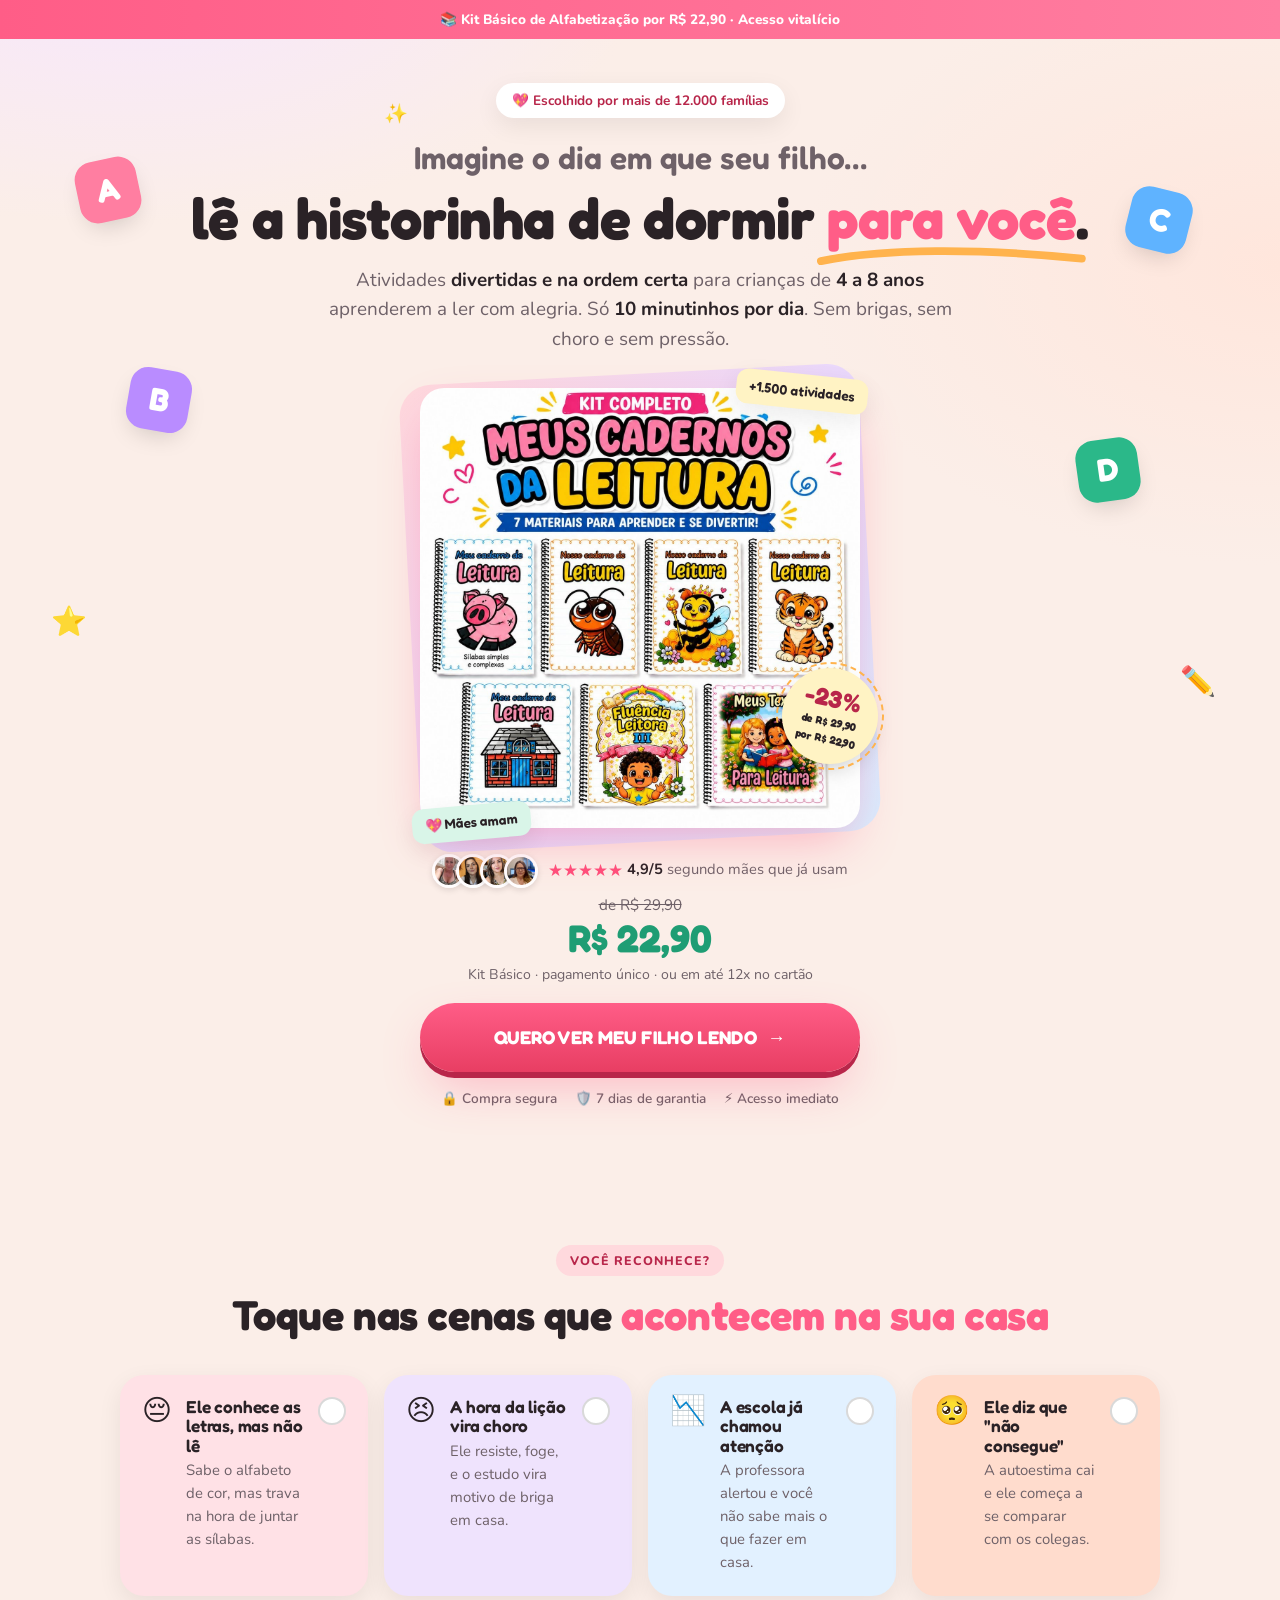
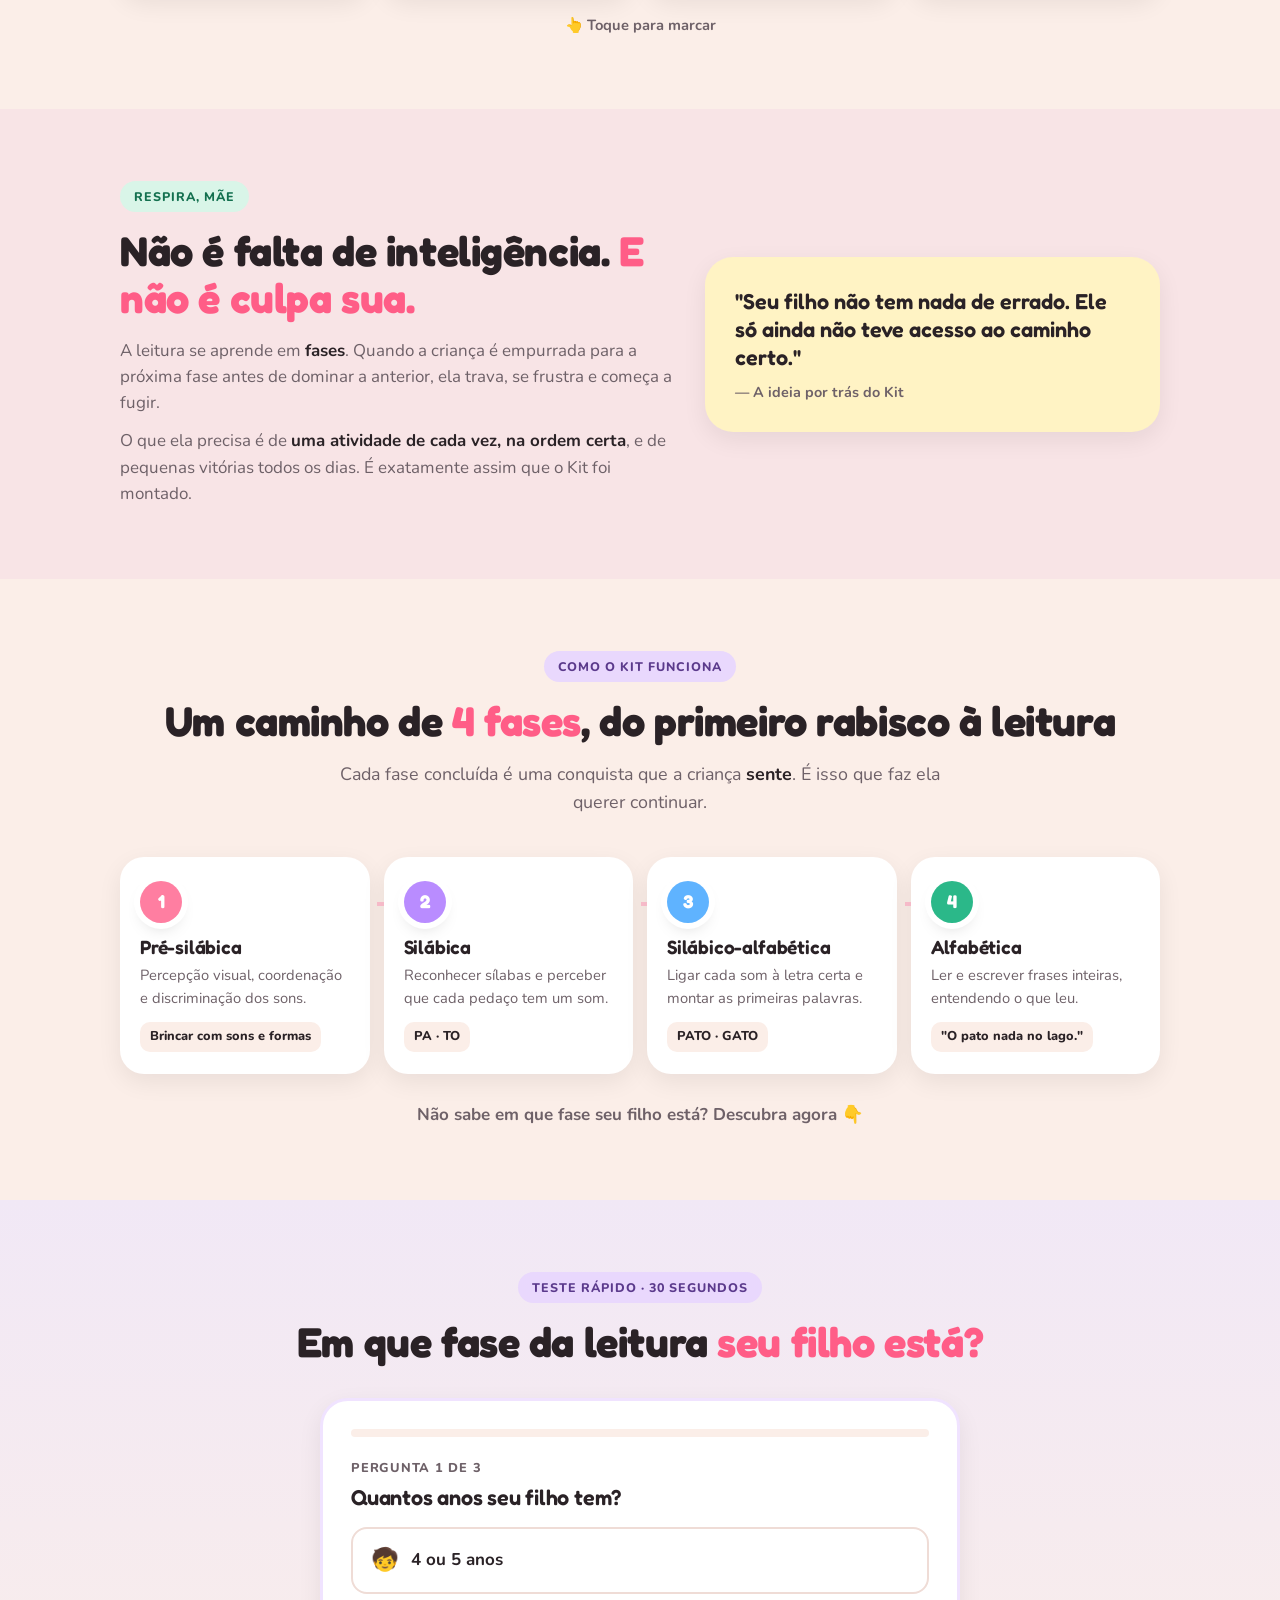
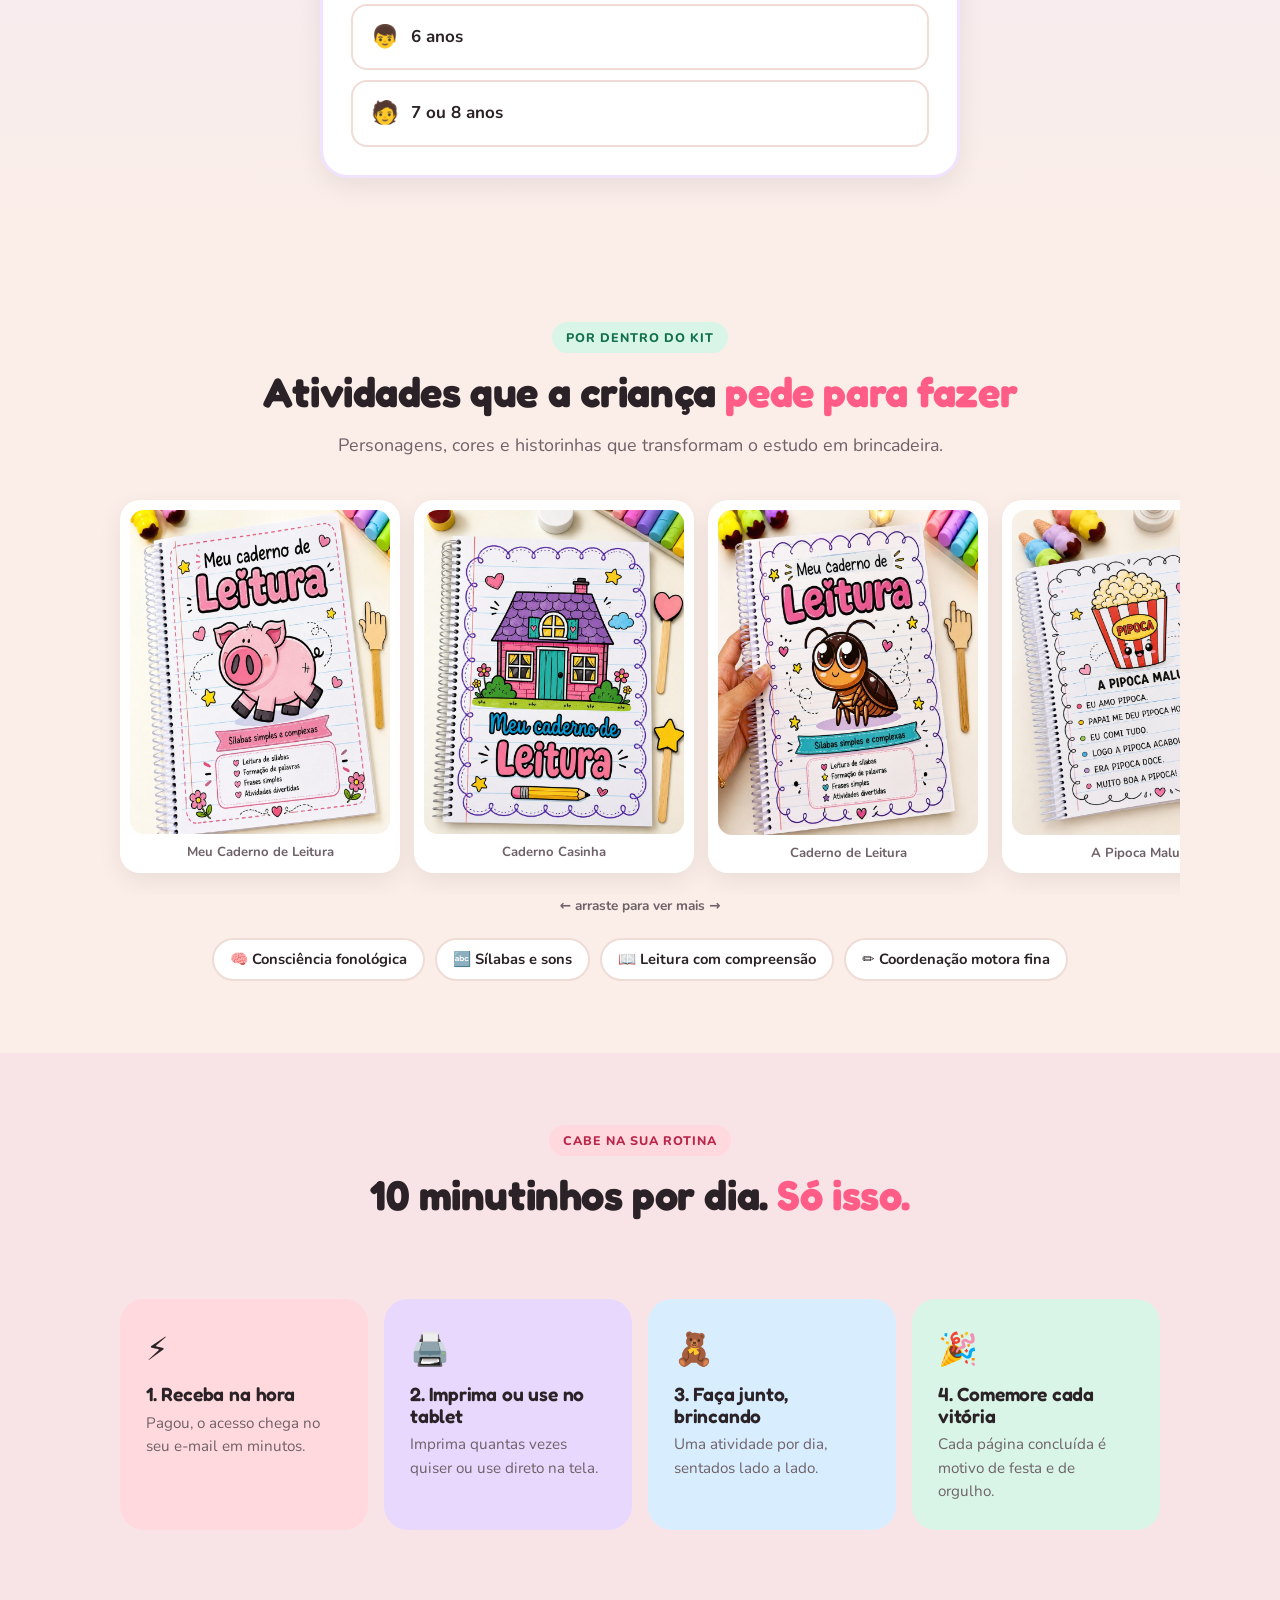
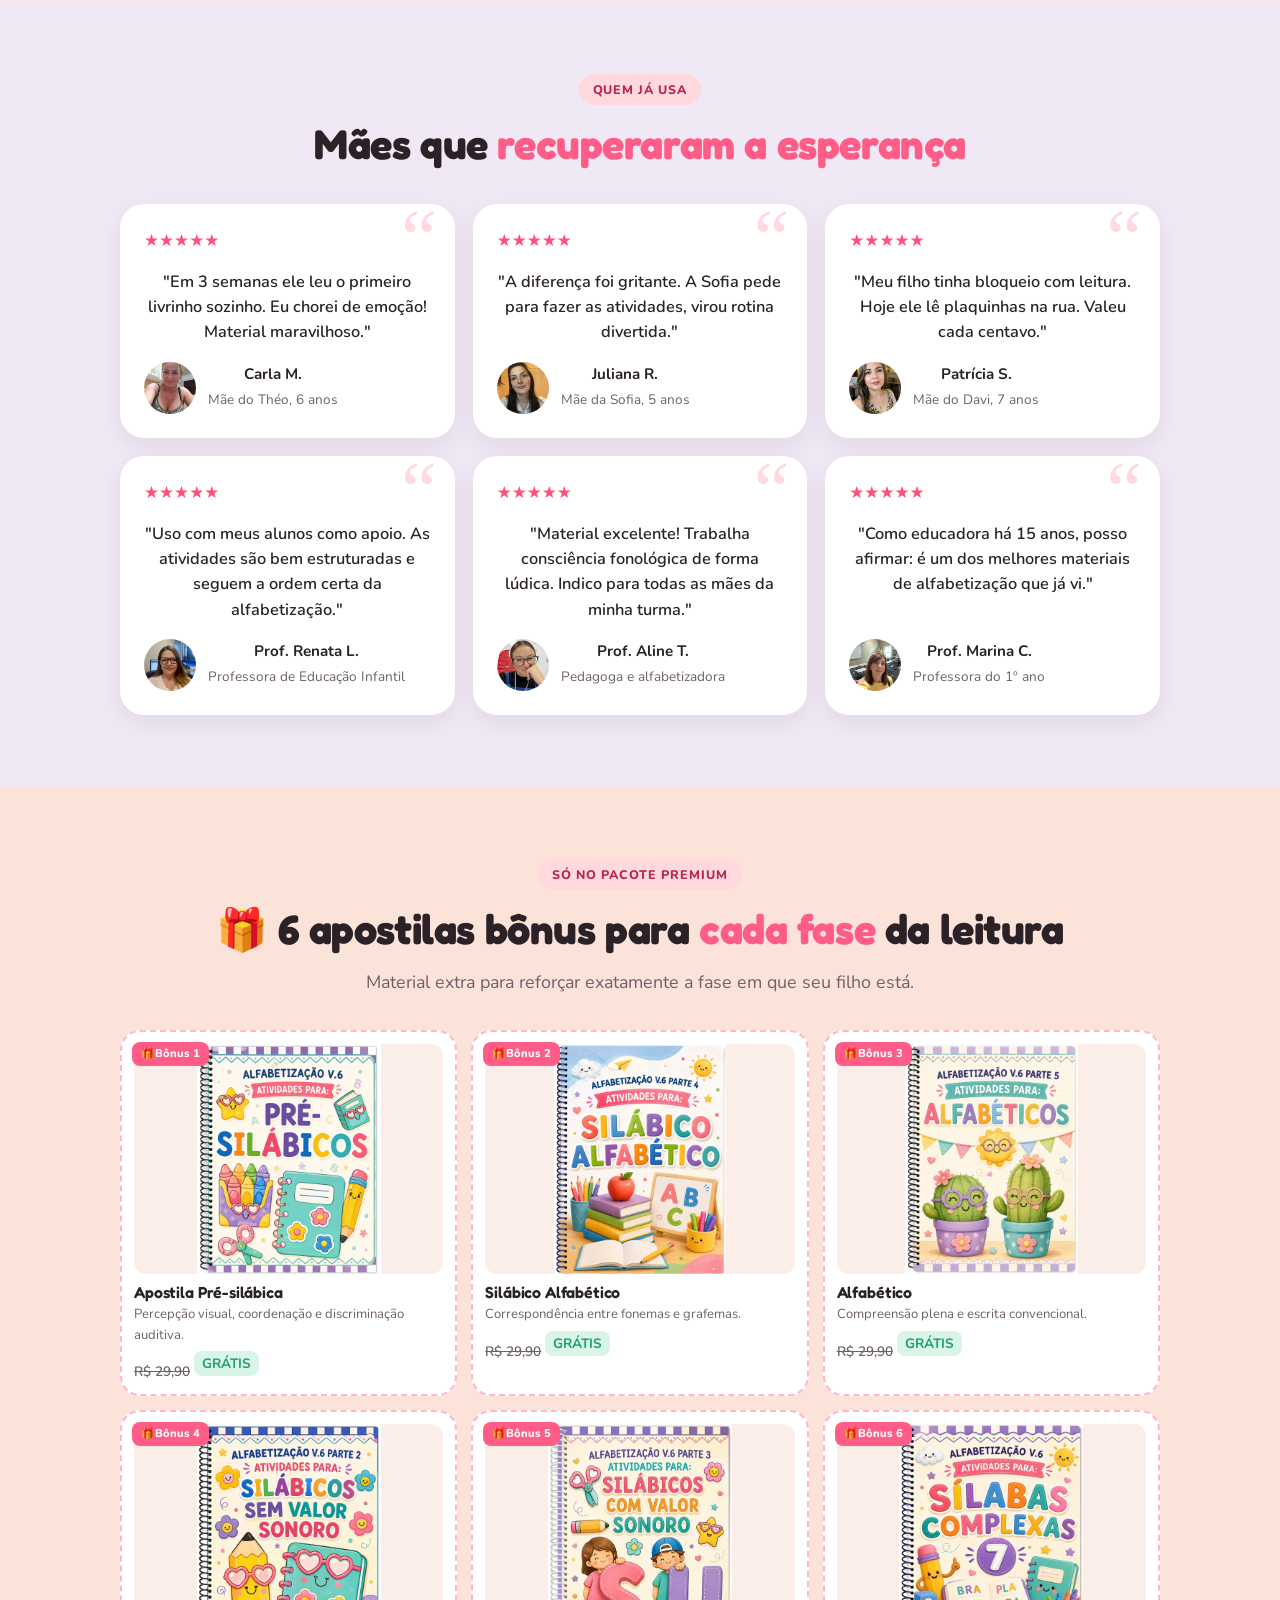
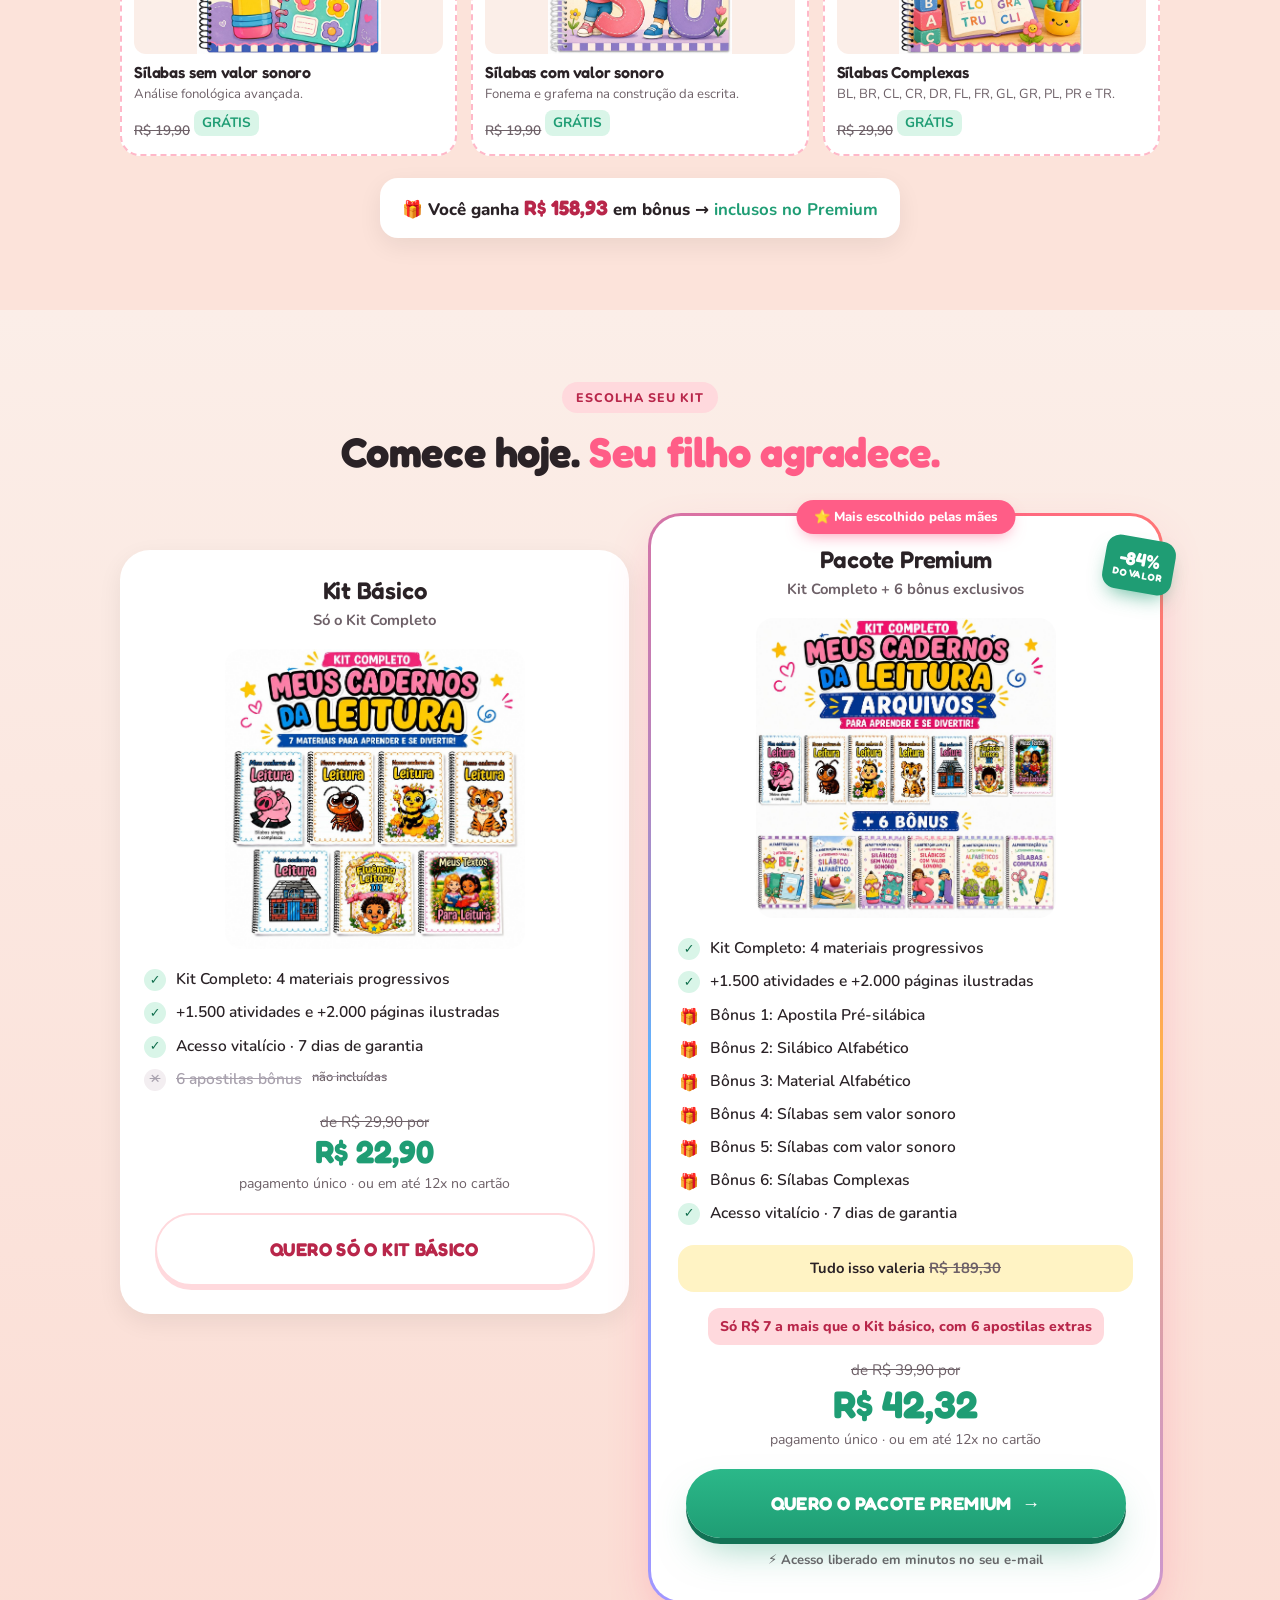
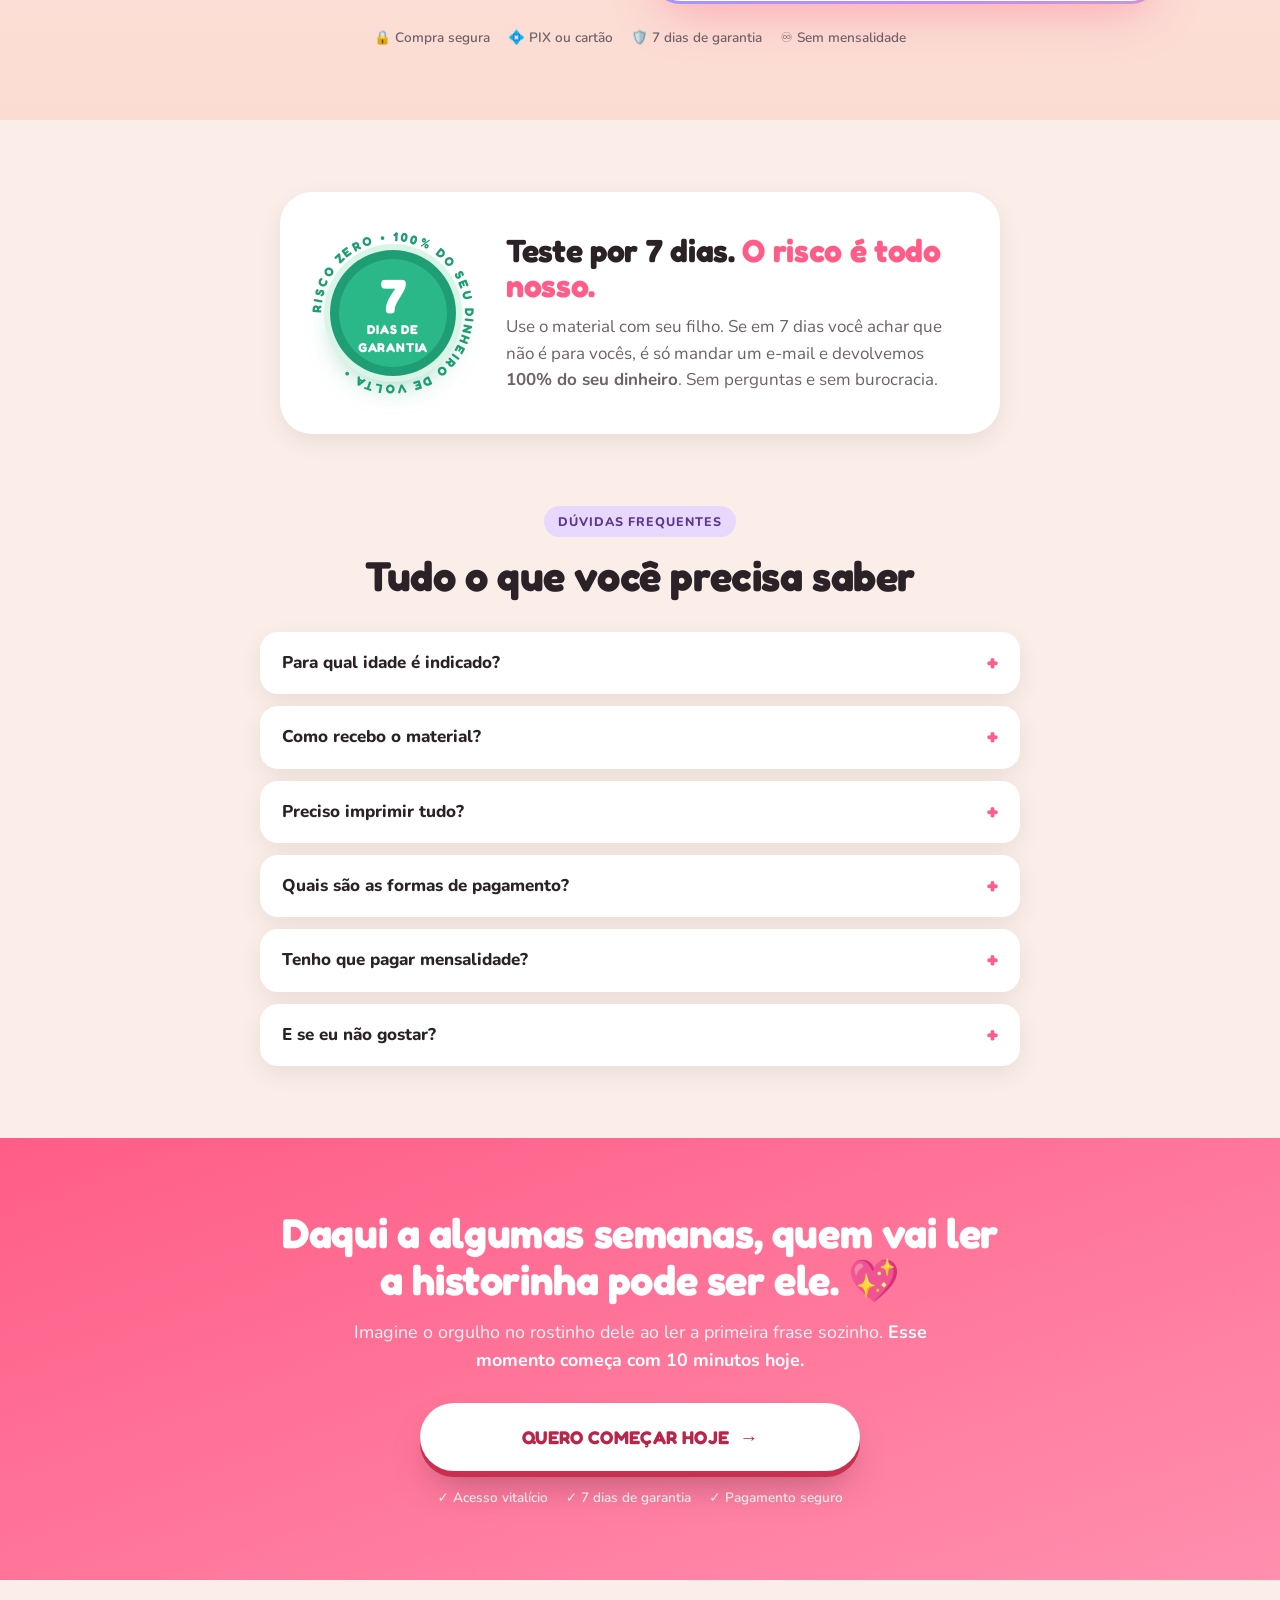
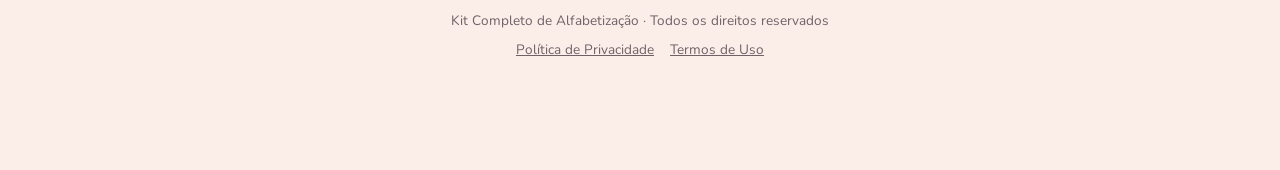
<file: index.html>
<!DOCTYPE html>
<html lang="pt-BR">
<head>
<meta charset="utf-8">
<meta name="viewport" content="width=device-width, initial-scale=1">
<title>Kit Completo de Alfabetização — Seu filho lendo com alegria</title>
<meta name="description" content="Atividades progressivas e divertidas para crianças de 4 a 8 anos aprenderem a ler. 10 minutinhos por dia, sem brigas. Acesso imediato e 7 dias de garantia.">
<meta property="og:title" content="Kit Completo de Alfabetização">
<meta property="og:description" content="Atividades progressivas e divertidas para crianças de 4 a 8 anos aprenderem a ler. 10 minutinhos por dia.">
<meta property="og:type" content="website">
<link rel="preconnect" href="https://fonts.googleapis.com">
<link rel="preconnect" href="https://fonts.gstatic.com" crossorigin>
<link rel="stylesheet" href="https://fonts.googleapis.com/css2?family=Fredoka:wght@500;600;700&family=Nunito:wght@400;600;700;800&display=swap">
<link rel="preload" as="image" href="assets/img/kit-capa-v2.jpg" fetchpriority="high">
<script>window.pixelId = "6a6f561e88869ed44190d594";</script>
<script src="assets/js/pixel.js" async defer></script>
<script src="assets/js/latest.js" async defer data-utmify-prevent-xcod-sck data-utmify-prevent-subids></script>
<style>
:root{
  --bg:#fbeee8; --rose:#f8e4e6; --lav:#f1e8f6; --ink:#2a2226; --muted:#6e6168; --card:#fff; --border:#efdcd6;
  --pink:#ff5d87; --pink-2:#ff7ea1; --pink-soft:#ffd9dd; --lilac:#e9d8fd; --blue:#d8eeff;
  --mint:#d9f5e8; --yellow:#fff3c4; --peach:#ffe2d6; --green:#1f9d74; --cta:#e83e63; --cta-dark:#b8264a;
  --shadow:0 8px 24px rgba(0,0,0,.07); --shadow-pink:0 20px 50px -12px rgba(255,93,135,.45);
  --r:24px;
}
*{box-sizing:border-box}
html{scroll-behavior:smooth}
body{margin:0;background:var(--bg);color:var(--ink);font-family:Nunito,system-ui,-apple-system,"Segoe UI",Roboto,sans-serif;font-size:17px;line-height:1.55;-webkit-font-smoothing:antialiased}
img{max-width:100%;display:block}
h1,h2,h3{font-family:Fredoka,Nunito,system-ui,sans-serif;line-height:1.12;margin:0;letter-spacing:-.01em}
h1{font-size:clamp(2.1rem,6vw,3.6rem);font-weight:700}
h2{font-size:clamp(1.7rem,4.5vw,2.6rem);font-weight:700}
h3{font-size:1.2rem;font-weight:600}
p{margin:0}
.wrap{max-width:1080px;margin:0 auto;padding-inline:20px}
.narrow{max-width:760px}
section{padding-block:72px}
.center{text-align:center}
.mark{color:var(--pink)}
.hl{background:linear-gradient(transparent 58%,var(--yellow) 58%);padding:0 .1em}
.tag{display:inline-block;font-size:.78rem;font-weight:800;letter-spacing:.08em;text-transform:uppercase;padding:6px 14px;border-radius:99px;background:var(--pink-soft);color:var(--cta-dark);margin-bottom:16px}
.tag.mint{background:var(--mint);color:#13704f}
.tag.lilac{background:var(--lilac);color:#5b3a8c}
.lead{font-size:1.12rem;color:var(--muted);max-width:640px;margin:16px auto 0}
.lead b{color:var(--ink)}

/* Botão */
.btn{display:inline-flex;align-items:center;justify-content:center;gap:10px;width:100%;max-width:440px;padding:20px 28px;border-radius:99px;
  background:linear-gradient(180deg,#ff5d87,var(--cta));color:#fff;font-family:Fredoka,Nunito,sans-serif;font-weight:700;font-size:1.15rem;letter-spacing:.02em;
  text-decoration:none;text-transform:uppercase;box-shadow:0 6px 0 var(--cta-dark),var(--shadow-pink);transition:transform .15s,box-shadow .15s;border:0;cursor:pointer;position:relative;overflow:hidden}
.btn:hover{transform:translateY(-2px)}
.btn:active{transform:translateY(4px);box-shadow:0 2px 0 var(--cta-dark)}
.btn::after{content:"";position:absolute;inset:0;background:linear-gradient(110deg,transparent 30%,rgba(255,255,255,.35) 50%,transparent 70%);transform:translateX(-100%);animation:shine 3.2s ease-in-out infinite}
@keyframes shine{0%,55%{transform:translateX(-100%)}80%,100%{transform:translateX(100%)}}
.btn.green{background:linear-gradient(180deg,#2bb889,var(--green));box-shadow:0 6px 0 #137255,0 20px 40px -14px rgba(31,157,116,.5)}
.btn.green:active{box-shadow:0 2px 0 #137255}
.btn.ghost{background:#fff;color:var(--cta-dark);box-shadow:0 4px 0 var(--pink-soft);border:2px solid var(--pink-soft)}
.btn.ghost::after{display:none}
.trust{display:flex;flex-wrap:wrap;justify-content:center;gap:8px 18px;margin-top:16px;font-size:.85rem;color:var(--muted);font-weight:600}
.trust span{display:inline-flex;align-items:center;gap:6px}

/* Topo */
.topbar{background:var(--pink);color:#fff;text-align:center;font-weight:800;font-size:.85rem;padding:9px 16px}

/* Hero */
.hero{padding-top:44px;padding-bottom:64px;background:radial-gradient(900px 500px at 10% -10%,#f6e6ff 0,transparent 60%),radial-gradient(800px 500px at 100% 20%,#ffe6dc 0,transparent 60%),var(--bg);text-align:center}
.pill{display:inline-flex;align-items:center;gap:8px;background:#fff;border-radius:99px;padding:7px 16px;font-size:.85rem;font-weight:700;color:var(--cta-dark);box-shadow:var(--shadow);margin-bottom:22px}
.hero h1 .soft{display:block;font-weight:600;font-size:.55em;color:var(--muted);margin-bottom:10px;letter-spacing:0}
.hero .lead{font-size:1.18rem}
.hero-img{position:relative;width:100%;max-width:440px;margin:34px auto 26px}
.hero-img::before{content:"";position:absolute;inset:-14px -10px;background:linear-gradient(135deg,var(--pink-soft),var(--lilac),var(--blue));border-radius:32px;transform:rotate(-3deg);z-index:0}
.hero-img img{position:relative;z-index:1;display:block;width:100%;height:auto;border-radius:24px;box-shadow:var(--shadow-pink);background:#fff}
.sticker{position:absolute;z-index:2;font-family:Fredoka,sans-serif;font-weight:600;font-size:.85rem;padding:7px 13px;border-radius:12px;box-shadow:var(--shadow);background:#fff}
.sticker.s1{top:-14px;right:-8px;background:var(--yellow);transform:rotate(6deg)}
.sticker.s2{bottom:-12px;left:-8px;background:var(--mint);transform:rotate(-5deg)}
.float{animation:float 5s ease-in-out infinite}
@keyframes float{0%,100%{transform:translateY(0)}50%{transform:translateY(-7px)}}
.stars{display:inline-flex;gap:2px;color:#ff4f7b;font-size:1.05rem;vertical-align:-2px}
.rating{font-size:.92rem;color:var(--muted);margin-bottom:6px}
.rating b{color:var(--ink)}
.price-old{color:var(--muted);text-decoration:line-through;font-size:.95rem}
.price-big{font-family:Fredoka,sans-serif;font-weight:700;color:var(--green);font-size:2.4rem;line-height:1.1}
.price-note{font-size:.88rem;color:var(--muted);margin:4px 0 18px}

/* Cartões de dor (checklist interativo) */
.pain-grid{display:grid;grid-template-columns:repeat(auto-fit,minmax(240px,1fr));gap:16px;margin-top:36px}
.pain{all:unset;box-sizing:border-box;cursor:pointer;display:flex;gap:14px;align-items:flex-start;border-radius:var(--r);padding:22px;box-shadow:var(--shadow);transition:transform .2s,box-shadow .2s,outline-color .2s;outline:3px solid transparent;outline-offset:-3px;text-align:left}
.pain:hover{transform:translateY(-3px)}
.pain:focus-visible{outline-color:var(--ink)}
.pain .emo{font-size:1.8rem;line-height:1}
.pain h3{font-size:1.08rem;margin-bottom:4px}
.pain p{font-size:.93rem;color:var(--muted)}
.pain .chk{margin-left:auto;flex:0 0 28px;height:28px;border-radius:50%;border:2px solid rgba(0,0,0,.15);background:#fff;display:grid;place-items:center;font-weight:800;color:#fff;transition:all .2s}
.pain[aria-pressed="true"]{outline-color:var(--pink);box-shadow:0 10px 30px -10px rgba(255,93,135,.5)}
.pain[aria-pressed="true"] .chk{background:var(--pink);border-color:var(--pink)}
.c1{background:#ffe1e6}.c2{background:#efe3fd}.c3{background:#e2f1ff}.c4{background:#ffdccd}
.pain-hint{margin-top:18px;font-size:.92rem;color:var(--muted);font-weight:700}
.pain-result{margin:22px auto 0;max-width:620px;background:#fff;border-radius:20px;padding:18px 22px;box-shadow:var(--shadow);font-weight:700}
.pain-result[hidden]{display:none}

/* Alívio */
.relief{background:var(--rose)}
.relief-box{display:grid;gap:28px;grid-template-columns:1fr;align-items:center}
@media(min-width:820px){.relief-box{grid-template-columns:1.1fr .9fr}}
.relief h2{margin-bottom:16px}
.relief p+p{margin-top:12px}
.relief p{color:var(--muted);font-size:1.06rem}
.relief p b{color:var(--ink)}
.quote-card{background:var(--yellow);border-radius:28px;padding:30px;font-family:Fredoka,sans-serif;font-size:1.35rem;font-weight:600;line-height:1.3;transform:rotate(-1.5deg);box-shadow:var(--shadow)}
.quote-card small{display:block;margin-top:12px;font-family:Nunito,sans-serif;font-size:.9rem;font-weight:700;color:var(--muted)}

/* Jornada */
.journey{display:grid;gap:14px;margin-top:40px;grid-template-columns:repeat(auto-fit,minmax(200px,1fr));counter-reset:step}
.stage{position:relative;background:#fff;border-radius:var(--r);padding:24px 20px 22px;box-shadow:var(--shadow);text-align:left}
.stage .num{width:42px;height:42px;border-radius:50%;display:grid;place-items:center;font-family:Fredoka,sans-serif;font-weight:700;font-size:1.15rem;color:#fff;margin-bottom:14px}
.stage h3{margin-bottom:6px}
.stage p{font-size:.92rem;color:var(--muted)}
.stage .ex{display:inline-block;margin-top:12px;font-size:.8rem;font-weight:800;padding:5px 10px;border-radius:10px;background:var(--bg)}
.journey-note{margin-top:28px;font-weight:700;color:var(--muted)}

/* Quiz */
.quiz-sec{background:linear-gradient(180deg,var(--lav),var(--bg))}
.quiz{max-width:640px;margin:32px auto 0;background:#fff;border-radius:28px;box-shadow:var(--shadow);padding:28px;text-align:left}
.quiz-progress{height:8px;background:var(--bg);border-radius:99px;overflow:hidden;margin-bottom:22px}
.quiz-progress i{display:block;height:100%;width:0;background:linear-gradient(90deg,var(--pink),#b98cff);border-radius:99px;transition:width .4s}
.quiz-step{font-size:.8rem;font-weight:800;color:var(--muted);letter-spacing:.06em;text-transform:uppercase}
.quiz h3{font-size:1.35rem;margin:6px 0 18px}
.opts{display:grid;gap:10px}
.opt{all:unset;box-sizing:border-box;cursor:pointer;border:2px solid var(--border);border-radius:16px;padding:14px 18px;font-weight:700;transition:all .15s;display:flex;gap:12px;align-items:center}
.opt:hover{border-color:var(--pink);background:#fff6f8}
.opt:focus-visible{outline:3px solid var(--ink);outline-offset:2px}
.opt .e{font-size:1.4rem}
.quiz-result{text-align:center}
.quiz-result .phase{display:inline-block;font-family:Fredoka,sans-serif;font-weight:700;font-size:1.5rem;padding:10px 22px;border-radius:16px;margin:10px 0 14px}
.quiz-result p{color:var(--muted);margin-bottom:18px}
.quiz-result p b{color:var(--ink)}
.linkish{all:unset;cursor:pointer;color:var(--muted);font-size:.88rem;font-weight:700;text-decoration:underline;margin-top:14px;display:inline-block}

/* Galeria */
.gallery{display:flex;gap:14px;overflow-x:auto;scroll-snap-type:x mandatory;padding:8px 20px 22px;margin:32px -20px 0;scrollbar-width:thin}
.gallery figure{flex:0 0 min(72%,280px);scroll-snap-align:center;margin:0;background:#fff;border-radius:20px;padding:10px;box-shadow:var(--shadow)}
.gallery img{display:block;width:100%;height:auto;aspect-ratio:auto;object-fit:contain;object-position:center;border-radius:14px;background:#fff}
.gallery figcaption{font-size:.82rem;font-weight:700;color:var(--muted);text-align:center;padding-top:8px}
.swipe{font-size:.85rem;font-weight:700;color:var(--muted)}
.skills{display:flex;flex-wrap:wrap;justify-content:center;gap:10px;margin-top:22px}
.skills span{background:#fff;border:2px solid var(--border);border-radius:99px;padding:8px 16px;font-weight:700;font-size:.92rem}

/* Rotina */
.routine{display:grid;gap:16px;margin-top:36px;grid-template-columns:repeat(auto-fit,minmax(220px,1fr))}
.rt{border-radius:var(--r);padding:26px;text-align:left}
.rt .ico{font-size:2rem}
.rt h3{margin:10px 0 6px}
.rt p{font-size:.95rem;color:var(--muted)}

/* Depoimentos */
.testi-sec{background:var(--lav)}
.testis{display:grid;gap:18px;margin-top:36px;grid-template-columns:repeat(auto-fit,minmax(280px,1fr))}
.testi{background:#fff;box-shadow:var(--shadow);border-radius:var(--r);padding:24px;display:flex;flex-direction:column;gap:16px}
.testi blockquote{margin:0;font-size:1.02rem;font-weight:600}
.testi .who{display:flex;align-items:center;gap:12px;margin-top:auto}
.testi .who img{width:52px;height:52px;border-radius:50%;object-fit:cover}
.testi .who b{display:block;font-size:.95rem}
.testi .who small{color:var(--muted);font-size:.85rem}

/* Oferta */
.offer-sec{background:linear-gradient(180deg,var(--bg),#fbdcd3)}
.plans{display:grid;gap:22px;margin-top:40px;align-items:start}
@media(min-width:860px){.plans{grid-template-columns:1fr 1fr}.plan.premium{order:2}.plan.basic{order:1;margin-top:34px}}
.plan{background:#fff;border-radius:30px;padding:28px 24px;box-shadow:var(--shadow);position:relative;text-align:center}
.plan.premium{border:3px solid var(--pink);box-shadow:var(--shadow-pink)}
.ribbon{position:absolute;top:-16px;left:50%;transform:translateX(-50%);background:var(--pink);color:#fff;font-weight:800;font-size:.82rem;padding:7px 18px;border-radius:99px;white-space:nowrap;box-shadow:0 6px 16px -6px rgba(255,93,135,.7)}
.plan h3{font-size:1.5rem}
.plan .sub{color:var(--muted);font-weight:700;font-size:.92rem;margin-top:4px}
.plan img{display:block;border-radius:18px;margin:18px auto;max-width:300px;width:100%;height:auto;aspect-ratio:1;object-fit:contain}
.inc{list-style:none;padding:0;margin:0 0 20px;text-align:left;display:grid;gap:9px}
.inc li{display:flex;gap:10px;align-items:flex-start;font-weight:600;font-size:.97rem}
.inc li::before{content:"✓";flex:0 0 22px;height:22px;border-radius:50%;background:var(--mint);color:#13704f;font-weight:800;font-size:.8rem;display:grid;place-items:center;margin-top:2px}
.inc li.bonus::before{content:"🎁";background:none;font-size:1rem}
.inc li.no{color:#a8a1ad;text-decoration:line-through}
.inc li.no::before{content:"✕";background:#f3eef1;color:#a8a1ad}
.inc li small{display:block;font-weight:600;color:var(--muted);text-decoration:none}
.value{background:var(--yellow);border-radius:16px;padding:12px 14px;font-size:.92rem;font-weight:700;margin-bottom:16px}
.value s{color:var(--muted)}
.diff{font-size:.88rem;font-weight:800;color:var(--cta-dark);background:var(--pink-soft);border-radius:12px;padding:8px 12px;display:inline-block;margin-bottom:14px}
.plan .after{font-size:.82rem;color:var(--muted);font-weight:700;margin-top:12px}

/* Bônus */
.bonus-grid{display:grid;gap:14px;grid-template-columns:repeat(2,1fr);margin-top:34px}
@media(min-width:820px){.bonus-grid{grid-template-columns:repeat(3,1fr)}}
.bn{background:#fff;border:2px dashed #ffb8c9;border-radius:20px;padding:12px;position:relative;text-align:left}
.bn .lbl{position:absolute;top:10px;left:10px;background:var(--pink);color:#fff;font-size:.7rem;font-weight:800;padding:3px 9px;border-radius:8px;z-index:1}
.bn img{width:100%;height:150px;object-fit:contain;border-radius:12px;background:var(--bg)}
@media(min-width:820px){.bn img{height:230px}}
.bn h3{font-size:1rem;margin:10px 0 2px}
.bn p{font-size:.82rem;color:var(--muted)}
.bn .pr{margin-top:6px;font-size:.85rem;font-weight:800}
.bn .pr s{color:var(--muted);font-weight:600}
.bn .pr b{color:var(--green)}
.bonus-total{margin:22px auto 0;max-width:520px;background:#fff;border-radius:18px;padding:14px 18px;font-weight:800;box-shadow:var(--shadow)}
.bonus-total s{color:var(--muted)}
.bonus-total b{color:var(--green)}

/* Garantia */
.guarantee{display:flex;flex-wrap:wrap;gap:28px;align-items:center;justify-content:center;background:#fff;border-radius:32px;padding:36px 28px;box-shadow:var(--shadow);text-align:left}
.seal{flex:0 0 150px;height:150px;border-radius:50%;background:radial-gradient(circle,#2bb889 0 56%,#1f9d74 57% 100%);color:#fff;display:grid;place-items:center;text-align:center;font-family:Fredoka,sans-serif;font-weight:700;line-height:1;box-shadow:0 0 0 8px var(--mint)}
.seal b{font-size:3rem;display:block}
.seal span{font-size:.8rem;letter-spacing:.06em}
.guarantee .txt{flex:1 1 300px}
.guarantee h2{font-size:clamp(1.5rem,3.5vw,2rem);margin-bottom:10px}
.guarantee p{color:var(--muted)}

/* FAQ */
.faq{max-width:760px;margin:32px auto 0;display:grid;gap:12px}
.faq details{background:#fff;border-radius:18px;box-shadow:var(--shadow);padding:0 22px}
.faq summary{cursor:pointer;list-style:none;padding:18px 0;font-weight:800;display:flex;justify-content:space-between;gap:12px}
.faq summary::-webkit-details-marker{display:none}
.faq summary::after{content:"+";font-family:Fredoka,sans-serif;font-size:1.4rem;line-height:1;color:var(--pink);transition:transform .2s}
.faq details[open] summary::after{transform:rotate(45deg)}
.faq details p{padding-bottom:18px;color:var(--muted)}

/* Final */
.final{background:linear-gradient(160deg,#ff5d87,#ff8fae);color:#fff;text-align:center}
.final h2{color:#fff}
.final .lead{color:rgba(255,255,255,.92)}
.final .lead b{color:#fff}
.final .btn{background:#fff;color:var(--cta-dark);box-shadow:0 6px 0 #c9304f,0 20px 40px -14px rgba(0,0,0,.35)}
.final .btn::after{background:linear-gradient(110deg,transparent 30%,rgba(255,93,135,.18) 50%,transparent 70%)}
.final .trust{color:rgba(255,255,255,.92)}
footer{padding:30px 20px 110px;text-align:center;font-size:.85rem;color:var(--muted)}
footer a{color:var(--muted);margin:0 8px}

/* Barra fixa no celular */
.sticky{position:fixed;left:0;right:0;bottom:0;z-index:50;background:rgba(255,255,255,.96);backdrop-filter:blur(8px);border-top:1px solid var(--border);
  padding:10px 16px calc(10px + env(safe-area-inset-bottom,0px));display:flex;gap:12px;align-items:center;justify-content:center;transform:translateY(110%);transition:transform .3s}
.sticky.on{transform:none}
.sticky .p{font-size:.78rem;color:var(--muted);font-weight:700;line-height:1.2;white-space:nowrap}
.sticky .p b{display:block;font-family:Fredoka,sans-serif;font-size:1.25rem;color:var(--green)}
.sticky .btn{padding:14px 18px;font-size:.98rem;max-width:300px}
@media(min-width:900px){.sticky{display:none}}

/* ===================== VISUAL v2 ===================== */
/* Barra de progresso da leitura da página */
.progress{position:fixed;top:0;left:0;right:0;height:5px;z-index:60;background:transparent;pointer-events:none}
.progress i{display:block;height:100%;width:0;background:linear-gradient(90deg,#ff5d87,#ffb34d,#b98cff);border-radius:0 99px 99px 0;box-shadow:0 0 10px rgba(255,93,135,.6)}

/* Topo com brilho correndo */
.topbar{position:relative;overflow:hidden;background:linear-gradient(90deg,#ff5d87,#ff7ea1,#ff5d87);background-size:200% 100%;animation:barflow 6s linear infinite}
@keyframes barflow{to{background-position:200% 0}}
.topbar .gift{display:inline-block;animation:wiggle 2.2s ease-in-out infinite}
@keyframes wiggle{0%,70%,100%{transform:rotate(0)}75%{transform:rotate(-14deg)}80%{transform:rotate(12deg)}85%{transform:rotate(-8deg)}90%{transform:rotate(5deg)}}

/* Hero com elementos flutuantes */
.hero{position:relative;overflow:hidden;border-radius:0 0 48px 48px}
.deco{position:absolute;z-index:0;pointer-events:none;font-family:Fredoka,sans-serif;font-weight:700;user-select:none;animation:drift 7s ease-in-out infinite}
.deco.l{width:62px;height:62px;border-radius:18px;display:grid;place-items:center;font-size:2rem;color:#fff;box-shadow:0 10px 24px -8px rgba(0,0,0,.18)}
.deco.d1{top:120px;left:6%;background:#ff7ea1;transform:rotate(-12deg);animation-delay:-1s}
.deco.d2{top:330px;left:10%;background:#b98cff;transform:rotate(10deg);animation-delay:-3s}
.deco.d3{top:150px;right:7%;background:#5fb3ff;transform:rotate(14deg);animation-delay:-2s}
.deco.d4{top:400px;right:11%;background:#2bb889;transform:rotate(-8deg);animation-delay:-4s}
.deco.s{font-size:1.8rem}
.deco.s1{top:560px;left:4%;animation-delay:-2.5s}
.deco.s2{top:620px;right:5%;animation-delay:-5s}
.deco.s3{top:60px;left:30%;font-size:1.2rem;animation-delay:-1.5s}
@keyframes drift{0%,100%{translate:0 0}50%{translate:0 -14px}}
@media(max-width:899px){.deco.l{width:40px;height:40px;font-size:1.25rem;border-radius:12px}.deco.d1{top:70px;left:3%}.deco.d3{top:78px;right:3%}.deco.d2,.deco.d4,.deco.s3{display:none}.deco.s1{top:470px;left:2%}.deco.s2{top:520px;right:2%}}
.hero .wrap{position:relative;z-index:1}

/* Sublinhado desenhado à mão */
.doodle{position:relative;white-space:nowrap;color:var(--pink)}
.doodle svg{position:absolute;left:-4%;bottom:-.28em;width:108%;height:.45em;overflow:visible}
.doodle path{fill:none;stroke:#ffb34d;stroke-width:6;stroke-linecap:round;stroke-dasharray:300;stroke-dashoffset:300;animation:draw 1.1s .5s ease-out forwards}
@keyframes draw{to{stroke-dashoffset:0}}

/* Selo de preço girando */
.hero-img .badge{position:absolute;z-index:3;right:-18px;bottom:64px;width:96px;height:96px;border-radius:50%;background:var(--yellow);display:grid;place-items:center;text-align:center;font-family:Fredoka,sans-serif;font-weight:700;line-height:1;box-shadow:0 10px 24px -8px rgba(0,0,0,.25);transform:rotate(12deg)}
.hero-img .badge b{font-size:1.5rem;color:var(--cta-dark);display:block}
.hero-img .badge small{font-size:.68rem;color:var(--ink)}
.hero-img .badge::before{content:"";position:absolute;inset:-6px;border-radius:50%;border:2px dashed #ffb34d;animation:spin 14s linear infinite}
@keyframes spin{to{transform:rotate(360deg)}}
@media(max-width:520px){.hero-img .badge{right:-4px;width:78px;height:78px;bottom:50px}.hero-img .badge b{font-size:1.2rem}}
@media(max-width:520px){.hero-img{width:min(82%,320px);margin:26px auto 24px}.hero-img::before{inset:-8px -6px;border-radius:24px}.hero-img img{border-radius:18px}.hero-img .sticker{font-size:.7rem;padding:6px 9px}.hero-img .sticker.s1{right:-10px}.hero-img .sticker.s2{left:-10px}}

/* Botão principal com pulso e seta empurrando */
.btn .arr{display:inline-block;animation:nudge 1.4s ease-in-out infinite}
@keyframes nudge{0%,100%{transform:translateX(0)}50%{transform:translateX(5px)}}
.pulse{position:relative}
.pulse::before{content:"";position:absolute;inset:0;border-radius:99px;box-shadow:0 0 0 0 rgba(255,93,135,.55);animation:ring 2s ease-out infinite;z-index:-1}
@keyframes ring{0%{box-shadow:0 0 0 0 rgba(255,93,135,.55)}100%{box-shadow:0 0 0 18px rgba(255,93,135,0)}}
.btn-wrap{position:relative;display:inline-block;width:100%;max-width:440px;isolation:isolate}
.btn-wrap .btn{max-width:none}

/* Mini-avatares de mães (prova social no hero) */
.moms{display:flex;align-items:center;justify-content:center;gap:10px;margin:0 0 6px}
.moms .av{display:flex}
.moms .av img{width:34px;height:34px;border-radius:50%;object-fit:cover;border:3px solid #fff;margin-left:-10px;box-shadow:0 2px 6px rgba(0,0,0,.12)}
.moms .av img:first-child{margin-left:0}

/* Cartões de dor: estrelinha ao marcar */
.pain{position:relative;overflow:visible}
.pain[aria-pressed="true"]{transform:translateY(-3px) scale(1.01)}
.pain[aria-pressed="true"] .chk{animation:pop .35s ease-out}
@keyframes pop{0%{transform:scale(.4)}70%{transform:scale(1.25)}100%{transform:scale(1)}}
.pain-result{animation:rise .4s ease-out}
@keyframes rise{from{opacity:0;transform:translateY(10px)}to{opacity:1;transform:none}}

/* Partículas (corações / confete) */
.particle{position:fixed;z-index:80;pointer-events:none;font-size:20px;will-change:transform,opacity}
.confetti{position:fixed;z-index:80;pointer-events:none;width:9px;height:14px;border-radius:2px;will-change:transform,opacity}

/* Jornada: linha ligando as fases */
.journey{position:relative}
@media(min-width:900px){.journey::before{content:"";position:absolute;top:45px;left:12%;right:12%;height:4px;background:repeating-linear-gradient(90deg,#ffc2d1 0 12px,transparent 12px 22px);z-index:0}}
.stage{z-index:1;transition:transform .25s}
.stage:hover{transform:translateY(-6px) rotate(-.6deg)}
.stage .num{box-shadow:0 0 0 6px #fff,0 8px 18px -6px rgba(0,0,0,.25)}

/* Quiz mais vivo */
.quiz{position:relative;border:3px solid #f0e3ff}
.opt{background:#fff}
.opt:hover{transform:translateX(4px)}
.opt.picked{border-color:var(--pink);background:var(--pink-soft);transform:scale(.98)}
.quiz-result .phase{animation:pop .5s ease-out}
.quiz-result .medal{font-size:3rem;display:block;animation:pop .6s ease-out}

/* Galeria: inclinação ao passar o mouse */
.gallery figure{transition:transform .25s,box-shadow .25s}
.gallery figure:hover{transform:translateY(-6px) rotate(-1deg);box-shadow:0 18px 34px -12px rgba(0,0,0,.2)}
.gallery figure:nth-child(even):hover{transform:translateY(-6px) rotate(1deg)}

/* Bônus: brilho no GRÁTIS e presente balançando */
.bn{transition:transform .25s,box-shadow .25s}
.bn:hover{transform:translateY(-6px);box-shadow:0 16px 30px -12px rgba(255,93,135,.45)}
.bn .pr b{position:relative;display:inline-block;padding:2px 8px;border-radius:8px;background:var(--mint);overflow:hidden}
.bn .pr b::after{content:"";position:absolute;inset:0;background:linear-gradient(110deg,transparent 30%,rgba(255,255,255,.8) 50%,transparent 70%);transform:translateX(-100%);animation:shine 2.6s ease-in-out infinite}
.bn .lbl::before{content:"🎁 ";display:inline-block}
.bonus-total{font-size:1.05rem}
.bonus-total .count{font-family:Fredoka,sans-serif;font-size:1.3rem;color:var(--cta-dark)}

/* Oferta: borda animada no Premium + selo de desconto */
.plan.premium{border:0;padding:31px 27px;isolation:isolate;overflow:visible}
.plan.premium::before{content:"";position:absolute;inset:-3px;border-radius:33px;z-index:-2;background:conic-gradient(from var(--a,0deg),#ff5d87,#ffb34d,#b98cff,#5fb3ff,#ff5d87);animation:rot 4s linear infinite}
.plan.premium::after{content:"";position:absolute;inset:0;border-radius:30px;background:#fff;z-index:-1}
@property --a{syntax:"<angle>";inherits:false;initial-value:0deg}
@keyframes rot{to{--a:360deg}}
.off{position:absolute;top:22px;right:-14px;z-index:3;background:var(--green);color:#fff;font-family:Fredoka,sans-serif;font-weight:700;font-size:1.15rem;line-height:1;padding:12px 10px;border-radius:14px;transform:rotate(10deg);box-shadow:0 10px 20px -8px rgba(31,157,116,.7);text-align:center}
.off small{display:block;font-size:.62rem;letter-spacing:.06em;margin-top:2px}
@media(max-width:520px){.off{right:-6px}}
.price-big .num{display:inline-block;min-width:3.6ch;text-align:left}
.ribbon{animation:bob 2.4s ease-in-out infinite}
@keyframes bob{0%,100%{transform:translateX(-50%) translateY(0)}50%{transform:translateX(-50%) translateY(-4px)}}

/* Garantia: texto girando ao redor do selo */
.seal{position:relative;box-shadow:none;background:none;width:170px;height:170px;flex:0 0 170px}
.seal .core{position:absolute;inset:22px;border-radius:50%;background:radial-gradient(circle,#2bb889 0 60%,#1f9d74 61% 100%);display:grid;place-items:center;box-shadow:0 0 0 6px var(--mint),0 14px 30px -10px rgba(31,157,116,.6)}
.seal svg{position:absolute;inset:0;width:100%;height:100%;animation:spin 18s linear infinite}
.seal text{font-family:Fredoka,sans-serif;font-weight:700;font-size:12.5px;letter-spacing:2.5px;fill:#1f9d74}

/* Depoimentos: aspas grandes */
.testi{position:relative;transition:transform .25s}
.testi:hover{transform:translateY(-5px)}
.testi::before{content:"“";position:absolute;top:-6px;right:18px;font-family:Georgia,serif;font-size:5rem;line-height:1;color:var(--pink-soft)}

/* Final: corações subindo */
.final{position:relative;overflow:hidden}
.final .wrap{position:relative;z-index:1}
.bubble{position:absolute;bottom:-40px;z-index:0;font-size:1.6rem;opacity:.55;animation:up linear infinite}
@keyframes up{0%{transform:translateY(0) rotate(0)}100%{transform:translateY(-640px) rotate(25deg);opacity:0}}

/* Barra fixa com miniatura */
.sticky img{width:44px;height:44px;border-radius:10px;object-fit:cover;box-shadow:var(--shadow)}

/* Revelar ao rolar */
.rv{opacity:0;transform:translateY(22px);transition:opacity .6s ease,transform .6s ease}
.rv.in{opacity:1;transform:none}
@media (prefers-reduced-motion:reduce){
  html{scroll-behavior:auto}
  .rv{opacity:1;transform:none;transition:none}
  .float,.btn::after,.deco,.topbar,.topbar .gift,.btn .arr,.pulse::before,.hero-img .badge::before,.bn .pr b::after,.plan.premium::before,.ribbon,.seal svg,.bubble{animation:none}
  .doodle path{animation:none;stroke-dashoffset:0}
}
</style>
</head>
<body>

<div class="progress" aria-hidden="true"><i id="prog"></i></div>
<div class="topbar"><span class="gift">📚</span> Kit Básico de Alfabetização por R$ 22,90 · Acesso vitalício</div>

<!-- 1. HERO: desejo + imagem do futuro -->
<header class="hero">
  <span class="deco l d1" aria-hidden="true">A</span><span class="deco l d2" aria-hidden="true">B</span><span class="deco l d3" aria-hidden="true">C</span><span class="deco l d4" aria-hidden="true">D</span>
  <span class="deco s s1" aria-hidden="true">⭐</span><span class="deco s s2" aria-hidden="true">✏️</span><span class="deco s s3" aria-hidden="true">✨</span>
  <div class="wrap">
    <div class="pill">💖 Escolhido por mais de 12.000 famílias</div>
    <h1><span class="soft">Imagine o dia em que seu filho…</span>lê a historinha de dormir <span class="doodle">para você<svg viewBox="0 0 200 20" preserveAspectRatio="none" aria-hidden="true"><path d="M3 14 C 50 4, 120 4, 197 12"/></svg></span>.</h1>
    <p class="lead">Atividades <b>divertidas e na ordem certa</b> para crianças de <b>4 a 8 anos</b> aprenderem a ler com alegria. Só <b>10 minutinhos por dia</b>. Sem brigas, sem choro e sem pressão.</p>
    <div class="hero-img">
      <img src="assets/img/kit-capa-v2.jpg" alt="Kit Básico de Alfabetização" width="800" height="800" fetchpriority="high">
      <span class="sticker s1 float">+1.500 atividades</span>
      <span class="sticker s2">💖 Mães amam</span>
      <span class="badge" aria-hidden="true"><span><b>-23%</b><small>de R$ 29,90<br>por R$ 22,90</small></span></span>
    </div>
    <div class="moms"><span class="av"><img src="assets/img/carla.jpg" alt=""><img src="assets/img/juliana.jpg" alt=""><img src="assets/img/patricia.jpg" alt=""><img src="assets/img/renata.jpg" alt=""></span><div class="rating" style="margin:0"><span class="stars" aria-hidden="true">★★★★★</span> <b>4,9/5</b> segundo mães que já usam</div></div>
    <div class="price-old">de R$ 29,90</div>
    <div class="price-big">R$ 22,90</div>
    <div class="price-note">Kit Básico · pagamento único · ou em até 12x no cartão</div>
    <span class="btn-wrap pulse"><a class="btn" href="#oferta">Quero ver meu filho lendo <span class="arr">→</span></a></span>
    <div class="trust"><span>🔒 Compra segura</span><span>🛡️ 7 dias de garantia</span><span>⚡ Acesso imediato</span></div>
  </div>
</header>

<!-- 2. IDENTIFICAÇÃO: microcompromisso (ela marca o que vive) -->
<section>
  <div class="wrap center">
    <span class="tag">Você reconhece?</span>
    <h2 class="rv">Toque nas cenas que <span class="mark">acontecem na sua casa</span></h2>
    <div class="pain-grid" id="pains">
      <button class="pain c1 rv" aria-pressed="false"><span class="emo">😔</span><span><h3>Ele conhece as letras, mas não lê</h3><p>Sabe o alfabeto de cor, mas trava na hora de juntar as sílabas.</p></span><span class="chk" aria-hidden="true">✓</span></button>
      <button class="pain c2 rv" aria-pressed="false"><span class="emo">😣</span><span><h3>A hora da lição vira choro</h3><p>Ele resiste, foge, e o estudo vira motivo de briga em casa.</p></span><span class="chk" aria-hidden="true">✓</span></button>
      <button class="pain c3 rv" aria-pressed="false"><span class="emo">📉</span><span><h3>A escola já chamou atenção</h3><p>A professora alertou e você não sabe mais o que fazer em casa.</p></span><span class="chk" aria-hidden="true">✓</span></button>
      <button class="pain c4 rv" aria-pressed="false"><span class="emo">🥺</span><span><h3>Ele diz que "não consegue"</h3><p>A autoestima cai e ele começa a se comparar com os colegas.</p></span><span class="chk" aria-hidden="true">✓</span></button>
    </div>
    <p class="pain-hint" id="painHint">👆 Toque para marcar</p>
    <div class="pain-result" id="painResult" hidden></div>
  </div>
</section>

<!-- 3. ALÍVIO: tira a culpa, devolve a esperança -->
<section class="relief">
  <div class="wrap relief-box">
    <div class="rv">
      <span class="tag mint">Respira, mãe</span>
      <h2>Não é falta de inteligência. <span class="mark">E não é culpa sua.</span></h2>
      <p>A leitura se aprende em <b>fases</b>. Quando a criança é empurrada para a próxima fase antes de dominar a anterior, ela trava, se frustra e começa a fugir.</p>
      <p>O que ela precisa é de <b>uma atividade de cada vez, na ordem certa</b>, e de pequenas vitórias todos os dias. É exatamente assim que o Kit foi montado.</p>
    </div>
    <div class="quote-card rv">"Seu filho não tem nada de errado. Ele só ainda não teve acesso ao caminho certo."<small>— A ideia por trás do Kit</small></div>
  </div>
</section>

<!-- 4. MECANISMO: a jornada em fases -->
<section>
  <div class="wrap center">
    <span class="tag lilac">Como o Kit funciona</span>
    <h2 class="rv">Um caminho de <span class="mark">4 fases</span>, do primeiro rabisco à leitura</h2>
    <p class="lead rv">Cada fase concluída é uma conquista que a criança <b>sente</b>. É isso que faz ela querer continuar.</p>
    <div class="journey">
      <div class="stage rv"><div class="num" style="background:#ff7ea1">1</div><h3>Pré-silábica</h3><p>Percepção visual, coordenação e discriminação dos sons.</p><span class="ex">Brincar com sons e formas</span></div>
      <div class="stage rv"><div class="num" style="background:#b98cff">2</div><h3>Silábica</h3><p>Reconhecer sílabas e perceber que cada pedaço tem um som.</p><span class="ex">PA · TO</span></div>
      <div class="stage rv"><div class="num" style="background:#5fb3ff">3</div><h3>Silábico-alfabética</h3><p>Ligar cada som à letra certa e montar as primeiras palavras.</p><span class="ex">PATO · GATO</span></div>
      <div class="stage rv"><div class="num" style="background:#2bb889">4</div><h3>Alfabética</h3><p>Ler e escrever frases inteiras, entendendo o que leu.</p><span class="ex">"O pato nada no lago."</span></div>
    </div>
    <p class="journey-note rv">Não sabe em que fase seu filho está? Descubra agora 👇</p>
  </div>
</section>

<!-- 5. QUIZ: personalização + curiosidade -->
<section class="quiz-sec" id="quiz">
  <div class="wrap center">
    <span class="tag lilac">Teste rápido · 30 segundos</span>
    <h2 class="rv">Em que fase da leitura <span class="mark">seu filho está?</span></h2>
    <div class="quiz rv" id="quizBox" aria-live="polite"></div>
  </div>
</section>

<!-- 6. PROVA VISUAL: por dentro do material -->
<section>
  <div class="wrap center">
    <span class="tag mint">Por dentro do Kit</span>
    <h2 class="rv">Atividades que a criança <span class="mark">pede para fazer</span></h2>
    <p class="lead rv">Personagens, cores e historinhas que transformam o estudo em brincadeira.</p>
    <div class="gallery" tabindex="0" aria-label="Exemplos de atividades">
      <figure><img src="assets/img/caderno-porquinho.jpg" alt="Capa Meu Caderno de Leitura — Porquinho" loading="lazy" width="900" height="1125"><figcaption>Meu Caderno de Leitura</figcaption></figure>
      <figure><img src="assets/img/caderno-casinha.jpg" alt="Capa Meu Caderno de Leitura — Casinha" loading="lazy" width="900" height="1125"><figcaption>Caderno Casinha</figcaption></figure>
      <figure><img src="assets/img/caderno-leitura.jpg" alt="Capa do caderno de leitura" loading="lazy" width="900" height="1125"><figcaption>Caderno de Leitura</figcaption></figure>
      <figure><img src="assets/img/pipoca-malucca.jpg" alt="Atividade A Pipoca Maluca" loading="lazy" width="900" height="1125"><figcaption>A Pipoca Maluca</figcaption></figure>
      <figure><img src="assets/img/pato-agitado.jpg" alt="Atividade O Pato Agitado" loading="lazy" width="900" height="1125"><figcaption>O Pato Agitado</figcaption></figure>
      <figure><img src="assets/img/laco-rosa.jpg" alt="Atividade O Laço Rosa" loading="lazy" width="900" height="1125"><figcaption>O Laço Rosa</figcaption></figure>
      <figure><img src="assets/img/gato-guto.jpg" alt="Atividade O Gato Guto" loading="lazy" width="900" height="1125"><figcaption>O Gato Guto</figcaption></figure>
      <figure><img src="assets/img/galinha-pintadinha.jpg" alt="Atividade A Galinha Pintadinha" loading="lazy" width="900" height="1125"><figcaption>A Galinha Pintadinha</figcaption></figure>
      <figure><img src="assets/img/sapo-no-lago.jpg" alt="Atividade O Sapo no Lago" loading="lazy" width="900" height="1125"><figcaption>O Sapo no Lago</figcaption></figure>
      <figure><img src="assets/img/vaca-mimosa.jpg" alt="Atividade A Vaca Mimosa" loading="lazy" width="900" height="1125"><figcaption>A Vaca Mimosa</figcaption></figure>
      <figure><img src="assets/img/arvore-alta.jpg" alt="Atividade A Árvore Alta" loading="lazy" width="900" height="1125"><figcaption>A Árvore Alta</figcaption></figure>
    </div>
    <p class="swipe">← arraste para ver mais →</p>
    <div class="skills"><span>🧠 Consciência fonológica</span><span>🔤 Sílabas e sons</span><span>📖 Leitura com compreensão</span><span>✏️ Coordenação motora fina</span></div>
  </div>
</section>

<!-- 7. FACILIDADE: rotina de 10 minutos -->
<section style="background:var(--rose)">
  <div class="wrap center">
    <span class="tag">Cabe na sua rotina</span>
    <h2 class="rv">10 minutinhos por dia. <span class="mark">Só isso.</span></h2>
    <p class="lead rv">Você não precisa ser professora nem ter horas livres.</p>
    <div class="routine">
      <div class="rt rv" style="background:var(--pink-soft)"><div class="ico">⚡</div><h3>1. Receba na hora</h3><p>Pagou, o acesso chega no seu e-mail em minutos.</p></div>
      <div class="rt rv" style="background:var(--lilac)"><div class="ico">🖨️</div><h3>2. Imprima ou use no tablet</h3><p>Imprima quantas vezes quiser ou use direto na tela.</p></div>
      <div class="rt rv" style="background:var(--blue)"><div class="ico">🧸</div><h3>3. Faça junto, brincando</h3><p>Uma atividade por dia, sentados lado a lado.</p></div>
      <div class="rt rv" style="background:var(--mint)"><div class="ico">🎉</div><h3>4. Comemore cada vitória</h3><p>Cada página concluída é motivo de festa e de orgulho.</p></div>
    </div>
  </div>
</section>

<!-- 8. PROVA SOCIAL -->
<section class="testi-sec">
  <div class="wrap center">
    <span class="tag">Quem já usa</span>
    <h2 class="rv">Mães que <span class="mark">recuperaram a esperança</span></h2>
    <div class="testis">
      <div class="testi rv"><span class="stars" aria-label="5 estrelas">★★★★★</span><blockquote>"Em 3 semanas ele leu o primeiro livrinho sozinho. Eu chorei de emoção! Material maravilhoso."</blockquote><div class="who"><img src="assets/img/carla.jpg" alt="Carla M." loading="lazy"><div><b>Carla M.</b><small>Mãe do Théo, 6 anos</small></div></div></div>
      <div class="testi rv"><span class="stars" aria-label="5 estrelas">★★★★★</span><blockquote>"A diferença foi gritante. A Sofia pede para fazer as atividades, virou rotina divertida."</blockquote><div class="who"><img src="assets/img/juliana.jpg" alt="Juliana R." loading="lazy"><div><b>Juliana R.</b><small>Mãe da Sofia, 5 anos</small></div></div></div>
      <div class="testi rv"><span class="stars" aria-label="5 estrelas">★★★★★</span><blockquote>"Meu filho tinha bloqueio com leitura. Hoje ele lê plaquinhas na rua. Valeu cada centavo."</blockquote><div class="who"><img src="assets/img/patricia.jpg" alt="Patrícia S." loading="lazy"><div><b>Patrícia S.</b><small>Mãe do Davi, 7 anos</small></div></div></div>
      <div class="testi rv"><span class="stars" aria-label="5 estrelas">★★★★★</span><blockquote>"Uso com meus alunos como apoio. As atividades são bem estruturadas e seguem a ordem certa da alfabetização."</blockquote><div class="who"><img src="assets/img/renata.jpg" alt="Prof. Renata L." loading="lazy"><div><b>Prof. Renata L.</b><small>Professora de Educação Infantil</small></div></div></div>
      <div class="testi rv"><span class="stars" aria-label="5 estrelas">★★★★★</span><blockquote>"Material excelente! Trabalha consciência fonológica de forma lúdica. Indico para todas as mães da minha turma."</blockquote><div class="who"><img src="assets/img/aline.jpg" alt="Prof. Aline T." loading="lazy"><div><b>Prof. Aline T.</b><small>Pedagoga e alfabetizadora</small></div></div></div>
      <div class="testi rv"><span class="stars" aria-label="5 estrelas">★★★★★</span><blockquote>"Como educadora há 15 anos, posso afirmar: é um dos melhores materiais de alfabetização que já vi."</blockquote><div class="who"><img src="assets/img/marina.jpg" alt="Prof. Marina C." loading="lazy"><div><b>Prof. Marina C.</b><small>Professora do 1º ano</small></div></div></div>
    </div>
  </div>
</section>

<!-- 9. BÔNUS: deixa claro que vêm no Premium -->
<section style="background:#fce3da">
  <div class="wrap center">
    <span class="tag">Só no Pacote Premium</span>
    <h2 class="rv">🎁 6 apostilas bônus para <span class="mark">cada fase</span> da leitura</h2>
    <p class="lead rv">Material extra para reforçar exatamente a fase em que seu filho está.</p>
    <div class="bonus-grid">
      <div class="bn rv"><span class="lbl">Bônus 1</span><img src="assets/img/pre-silabicos.jpg" alt="Apostila Pré-silábica" loading="lazy"><h3>Apostila Pré-silábica</h3><p>Percepção visual, coordenação e discriminação auditiva.</p><div class="pr"><s>R$ 29,90</s> <b>GRÁTIS</b></div></div>
      <div class="bn rv"><span class="lbl">Bônus 2</span><img src="assets/img/silabico-alfabetico.jpg" alt="Silábico Alfabético" loading="lazy"><h3>Silábico Alfabético</h3><p>Correspondência entre fonemas e grafemas.</p><div class="pr"><s>R$ 29,90</s> <b>GRÁTIS</b></div></div>
      <div class="bn rv"><span class="lbl">Bônus 3</span><img src="assets/img/alfabetico.jpg" alt="Alfabético" loading="lazy"><h3>Alfabético</h3><p>Compreensão plena e escrita convencional.</p><div class="pr"><s>R$ 29,90</s> <b>GRÁTIS</b></div></div>
      <div class="bn rv"><span class="lbl">Bônus 4</span><img src="assets/img/silabas-sem-valor.jpg" alt="Sílabas sem valor sonoro" loading="lazy"><h3>Sílabas sem valor sonoro</h3><p>Análise fonológica avançada.</p><div class="pr"><s>R$ 19,90</s> <b>GRÁTIS</b></div></div>
      <div class="bn rv"><span class="lbl">Bônus 5</span><img src="assets/img/silabas-com-valor.jpg" alt="Sílabas com valor sonoro" loading="lazy"><h3>Sílabas com valor sonoro</h3><p>Fonema e grafema na construção da escrita.</p><div class="pr"><s>R$ 19,90</s> <b>GRÁTIS</b></div></div>
      <div class="bn rv"><span class="lbl">Bônus 6</span><img src="assets/img/silabas-complexas.jpg" alt="Sílabas Complexas" loading="lazy"><h3>Sílabas Complexas</h3><p>BL, BR, CL, CR, DR, FL, FR, GL, GR, PL, PR e TR.</p><div class="pr"><s>R$ 29,90</s> <b>GRÁTIS</b></div></div>
    </div>
    <div class="bonus-total rv">🎁 Você ganha <span class="count" data-count="159.40">R$ 159,40</span> em bônus → <b>inclusos no Premium</b></div>
  </div>
</section>

<!-- 10. OFERTA -->
<section class="offer-sec" id="oferta">
  <div class="wrap center">
    <span class="tag">Escolha seu kit</span>
    <h2 class="rv">Comece hoje. <span class="mark">Seu filho agradece.</span></h2>
    <div class="plans">
      <div class="plan premium rv">
        <span class="ribbon">⭐ Mais escolhido pelas mães</span>
        <span class="off" aria-hidden="true">-84%<small>DO VALOR</small></span>
        <h3>Pacote Premium</h3>
        <p class="sub">Kit Completo + 6 bônus exclusivos</p>
        <img src="assets/img/pacote-premium-completo.jpg" alt="Pacote Premium — Kit Completo + 6 bônus exclusivos" loading="lazy" width="800" height="800">
        <ul class="inc">
          <li>Kit Completo: 4 materiais progressivos</li>
          <li>+1.500 atividades e +2.000 páginas ilustradas</li>
          <li class="bonus">Bônus 1: Apostila Pré-silábica</li>
          <li class="bonus">Bônus 2: Silábico Alfabético</li>
          <li class="bonus">Bônus 3: Material Alfabético</li>
          <li class="bonus">Bônus 4: Sílabas sem valor sonoro</li>
          <li class="bonus">Bônus 5: Sílabas com valor sonoro</li>
          <li class="bonus">Bônus 6: Sílabas Complexas</li>
          <li>Acesso vitalício · 7 dias de garantia</li>
        </ul>
        <div class="value">Tudo isso valeria <s>R$ 189,30</s></div>
        <div class="diff">Só R$ 7 a mais que o Kit básico, com 6 apostilas extras</div>
        <div class="price-old">de R$ 39,90 por</div>
        <div class="price-big">R$ <span class="num" data-from="189.30" data-to="29.90">29,90</span></div>
        <div class="price-note">pagamento único · ou em até 12x no cartão</div>
        <a class="btn green" data-checkout href="https://ggcheckout.app/checkout/v5/B0JvW6d5Y09Any5Mt10G?utm_source=organic&utm_campaign=&utm_medium=&utm_content=&utm_term=">Quero o Pacote Premium <span class="arr">→</span></a>
        <p class="after">⚡ Acesso liberado em minutos no seu e-mail</p>
      </div>
      <div class="plan basic rv">
        <h3>Kit Básico</h3>
        <p class="sub">Só o Kit Completo</p>
        <img src="assets/img/kit-capa-v2.jpg" alt="Kit Básico de Alfabetização" loading="lazy" width="800" height="800">
        <ul class="inc">
          <li>Kit Completo: 4 materiais progressivos</li>
          <li>+1.500 atividades e +2.000 páginas ilustradas</li>
          <li>Acesso vitalício · 7 dias de garantia</li>
          <li class="no">6 apostilas bônus<small>não incluídas</small></li>
        </ul>
        <div class="price-old">de R$ 29,90 por</div>
        <div class="price-big" style="font-size:2rem">R$ 22,90</div>
        <div class="price-note">pagamento único · ou em até 12x no cartão</div>
        <a class="btn ghost" data-checkout href="https://ggcheckout.app/checkout/v5/sDKqLHnHoi93WYhkag1U?utm_source=organic&utm_campaign=&utm_medium=&utm_content=&utm_term=">Quero só o Kit Básico</a>
      </div>
    </div>
    <div class="trust" style="margin-top:26px"><span>🔒 Compra segura</span><span>💠 PIX ou cartão</span><span>🛡️ 7 dias de garantia</span><span>♾️ Sem mensalidade</span></div>
  </div>
</section>

<!-- 11. GARANTIA: risco zero -->
<section>
  <div class="wrap narrow">
    <div class="guarantee rv">
      <div class="seal"><svg viewBox="0 0 170 170" aria-hidden="true"><defs><path id="sealc" d="M85,85 m-72,0 a72,72 0 1,1 144,0 a72,72 0 1,1 -144,0"/></defs><text><textPath href="#sealc">RISCO ZERO • 100% DO SEU DINHEIRO DE VOLTA • </textPath></text></svg><div class="core"><div><b>7</b><span>DIAS DE<br>GARANTIA</span></div></div></div>
      <div class="txt">
        <h2>Teste por 7 dias. <span class="mark">O risco é todo nosso.</span></h2>
        <p>Use o material com seu filho. Se em 7 dias você achar que não é para vocês, é só mandar um e-mail e devolvemos <b>100% do seu dinheiro</b>. Sem perguntas e sem burocracia.</p>
      </div>
    </div>
  </div>
</section>

<!-- 12. FAQ: quebra de objeções -->
<section style="padding-top:0">
  <div class="wrap center">
    <span class="tag lilac">Dúvidas frequentes</span>
    <h2 class="rv">Tudo o que você precisa saber</h2>
    <div class="faq">
      <details><summary>Para qual idade é indicado?</summary><p>Para crianças de 4 a 8 anos em fase de alfabetização: desde quem ainda não conhece todas as letras até quem já lê, mas trava em palavras maiores.</p></details>
      <details><summary>Como recebo o material?</summary><p>O acesso é 100% digital. Minutos depois do pagamento, você recebe um e-mail com o link de download.</p></details>
      <details><summary>Preciso imprimir tudo?</summary><p>Não. Você pode usar no tablet ou no celular. Se preferir, pode imprimir quantas vezes quiser.</p></details>
      <details><summary>Quais são as formas de pagamento?</summary><p>PIX (aprovação na hora) e cartão de crédito em até 12x.</p></details>
      <details><summary>Tenho que pagar mensalidade?</summary><p>Nunca. É pagamento único e o acesso é vitalício.</p></details>
      <details><summary>E se eu não gostar?</summary><p>Você tem 7 dias para pedir o reembolso de 100% do valor, sem perguntas.</p></details>
    </div>
  </div>
</section>

<!-- 13. FECHAMENTO: imagem do futuro de novo -->
<section class="final">
  <span class="bubble" style="left:6%;animation-duration:9s" aria-hidden="true">💖</span><span class="bubble" style="left:22%;animation-duration:12s;animation-delay:-4s" aria-hidden="true">⭐</span><span class="bubble" style="left:48%;animation-duration:10s;animation-delay:-7s" aria-hidden="true">📖</span><span class="bubble" style="left:72%;animation-duration:11s;animation-delay:-2s" aria-hidden="true">💖</span><span class="bubble" style="left:90%;animation-duration:13s;animation-delay:-9s" aria-hidden="true">✨</span>
  <div class="wrap narrow">
    <h2 class="rv">Daqui a algumas semanas, quem vai ler a historinha pode ser ele. 💖</h2>
    <p class="lead rv">Imagine o orgulho no rostinho dele ao ler a primeira frase sozinho. <b>Esse momento começa com 10 minutos hoje.</b></p>
    <div style="margin-top:28px"><a class="btn" href="#oferta">Quero começar hoje <span class="arr">→</span></a></div>
    <div class="trust"><span>✓ Acesso vitalício</span><span>✓ 7 dias de garantia</span><span>✓ Pagamento seguro</span></div>
  </div>
</section>

<footer>
  <p>Kit Completo de Alfabetização · Todos os direitos reservados</p>
  <p style="margin-top:8px"><a href="privacidade.html">Política de Privacidade</a><a href="termos.html">Termos de Uso</a></p>
</footer>

<div class="sticky" id="sticky" aria-hidden="true">
  <img src="assets/img/pacote-premium-completo.jpg" alt="">
  <div class="p">Kit + 6 bônus<b>R$ 29,90</b></div>
  <a class="btn" href="#oferta" tabindex="-1">Quero agora →</a>
</div>

<script>
/* ---------- Repasse de UTMs/clids para o checkout (igual ao site original) ---------- */
(function(){
  var KEY="lp_tracking_params",
      LIST=["utm_source","utm_medium","utm_campaign","utm_content","utm_term","utm_id","src","sck","xcod","fbclid","gclid","ttclid","kwai_click_id","ref"];
  function load(){var stores=[];try{stores.push(sessionStorage)}catch(e){}try{stores.push(localStorage)}catch(e){}
    for(var i=0;i<stores.length;i++){try{var v=stores[i].getItem(KEY);if(v){var o=JSON.parse(v);if(o&&typeof o==="object")return o}}catch(e){}}return{}}
  function save(o){var s=JSON.stringify(o);try{sessionStorage.setItem(KEY,s)}catch(e){}try{localStorage.setItem(KEY,s)}catch(e){}}
  function cookie(n){var m=document.cookie.match(new RegExp("(?:^|; )"+n+"=([^;]*)"));return m?decodeURIComponent(m[1]):undefined}
  function params(){var o=load(),q=new URLSearchParams(location.search);
    q.forEach(function(v,k){if(!v)return;k=k.toLowerCase();if(LIST.indexOf(k)>-1||k.indexOf("utm_")===0||/clid$/.test(k))o[k]=v});
    if(Object.keys(o).length)save(o);
    var fbp=cookie("_fbp"),fbc=cookie("_fbc");if(fbp)o.fbp=fbp;if(fbc)o.fbc=fbc;return o}
  function decorate(a){try{var u=new URL(a.getAttribute("href"),location.href),p=params();
    Object.keys(p).forEach(function(k){if(p[k]&&!u.searchParams.get(k))u.searchParams.set(k,p[k])});a.href=u.toString()}catch(e){}}
  document.querySelectorAll("a[data-checkout]").forEach(function(a){decorate(a);a.addEventListener("click",function(){decorate(a)})});
})();

/* ---------- Efeitos: corações, confete, contadores, progresso ---------- */
(function(){
  var calm=window.matchMedia&&matchMedia("(prefers-reduced-motion: reduce)").matches;
  function anim(el,dx,dy,rot,dur){el.animate([{transform:"translate(0,0) rotate(0)",opacity:1},{transform:"translate("+dx+"px,"+dy+"px) rotate("+rot+"deg)",opacity:0}],{duration:dur,easing:"cubic-bezier(.2,.7,.3,1)"}).onfinish=function(){el.remove()}}
  window.fx={
    hearts:function(src){if(calm||!Element.prototype.animate)return;var r=src.getBoundingClientRect(),cx=r.right-34,cy=r.top+r.height/2,em=["💖","💕","⭐","✨"];
      for(var i=0;i<8;i++){var p=document.createElement("span");p.className="particle";p.textContent=em[i%4];p.style.left=cx+"px";p.style.top=cy+"px";document.body.appendChild(p);
        anim(p,(Math.random()-.5)*140,-60-Math.random()*90,(Math.random()-.5)*60,900+Math.random()*400)}},
    confetti:function(src){if(calm||!Element.prototype.animate)return;var r=src.getBoundingClientRect(),cx=r.left+r.width/2,cy=r.top+60,cols=["#ff5d87","#ffb34d","#b98cff","#5fb3ff","#2bb889","#ffd23f"];
      for(var i=0;i<70;i++){var p=document.createElement("span");p.className="confetti";p.style.background=cols[i%cols.length];p.style.left=cx+"px";p.style.top=cy+"px";document.body.appendChild(p);
        var a=Math.random()*Math.PI*2,d=120+Math.random()*260;anim(p,Math.cos(a)*d,Math.sin(a)*d*0.6+220,Math.random()*720-360,1300+Math.random()*900)}}
  };
  function brl(v){return v.toFixed(2).replace(".",",")}
  function count(el,from,to,dur,fmt){if(calm){el.textContent=fmt(to);return}var t0=null;function st(t){if(!t0)t0=t;var k=Math.min(1,(t-t0)/dur),e=1-Math.pow(1-k,3);el.textContent=fmt(from+(to-from)*e);if(k<1)requestAnimationFrame(st)}requestAnimationFrame(st)}
  if("IntersectionObserver" in window&&!calm){
    var co=new IntersectionObserver(function(es){es.forEach(function(e){if(!e.isIntersecting)return;co.unobserve(e.target);var el=e.target;
      if(el.dataset.count)count(el,0,+el.dataset.count,1400,function(v){return "R$ "+brl(v)});
      else count(el,+el.dataset.from,+el.dataset.to,1600,brl);})},{threshold:.6});
    document.querySelectorAll("[data-count],[data-from]").forEach(function(el){co.observe(el)});
  }
  var bar=document.getElementById("prog");
  function prog(){var h=document.documentElement,m=h.scrollHeight-h.clientHeight;bar.style.width=(m>0?h.scrollTop/m*100:0)+"%"}
  addEventListener("scroll",prog,{passive:true});prog();
})();

/* ---------- Checklist de dores ---------- */
(function(){
  var cards=[].slice.call(document.querySelectorAll("#pains .pain")),res=document.getElementById("painResult"),hint=document.getElementById("painHint");
  var msgs=["",
    "💛 Você não está sozinha. Muitas mães passam por isso, e tem solução.",
    "💛 Duas cenas assim pesam no coração. A boa notícia: o Kit foi feito exatamente para isso.",
    "💛 Três de quatro. Seu filho está pedindo o caminho certo, e ele existe.",
    "💛 Todas as quatro. Respira: com uma atividade por dia, na ordem certa, isso muda."];
  cards.forEach(function(c){c.addEventListener("click",function(){
    c.setAttribute("aria-pressed",c.getAttribute("aria-pressed")==="true"?"false":"true");
    var n=cards.filter(function(x){return x.getAttribute("aria-pressed")==="true"}).length;
    res.hidden=n===0;res.textContent=msgs[n];hint.hidden=n>0;
    if(c.getAttribute("aria-pressed")==="true"){window.fx&&fx.hearts(c);try{navigator.vibrate&&navigator.vibrate(12)}catch(e){}}
  })});
})();

/* ---------- Quiz da fase ---------- */
(function(){
  var box=document.getElementById("quizBox");
  var Q=[
    {q:"Quantos anos seu filho tem?",o:[["🧒","4 ou 5 anos",0],["👦","6 anos",1],["🧑","7 ou 8 anos",2]]},
    {q:"Quando vê uma palavra escrita, ele…",o:[["🎨","Ainda confunde letras com desenhos",0],["🔤","Reconhece letras, mas não junta",1],["🧩","Junta sílabas devagar, com esforço",2],["📖","Lê palavras, mas trava nas maiores",3]]},
    {q:"Como ele reage na hora de estudar?",o:[["😣","Foge ou chora",0],["😐","Faz, mas sem vontade",1],["🙂","Até gosta, quando é brincadeira",2]]}
  ];
  var PH=[
    {n:"Fase Pré-silábica",c:"#ffd9dd",t:"Seu filho está no comecinho, a fase mais importante de todas. Com atividades de sons, formas e coordenação, ele cria a base para tudo o que vem depois."},
    {n:"Fase Silábica",c:"#e9d8fd",t:"Ele já percebe que as palavras têm pedaços. Agora precisa ligar cada sílaba ao seu som, brincando, para o \"clique\" da leitura acontecer."},
    {n:"Fase Silábico-alfabética",c:"#d8eeff",t:"Ele está muito perto! Falta ligar cada som à letra certa. É aqui que a leitura costuma \"destravar\" com prática diária."},
    {n:"Fase Alfabética",c:"#d9f5e8",t:"Ele já lê, e agora é ganhar fluência e confiança com palavras maiores e sílabas complexas (BR, CL, TR…)."}
  ];
  var step=0,score=[];
  function bar(p){return '<div class="quiz-progress"><i style="width:'+p+'%"></i></div>'}
  function render(){
    if(step<Q.length){
      var q=Q[step],h=bar(step/Q.length*100)+'<div class="quiz-step">Pergunta '+(step+1)+' de '+Q.length+'</div><h3>'+q.q+'</h3><div class="opts">';
      q.o.forEach(function(o,i){h+='<button class="opt" data-i="'+i+'"><span class="e">'+o[0]+'</span>'+o[1]+'</button>'});
      box.innerHTML=h+'</div>';
      box.querySelectorAll(".opt").forEach(function(b){b.addEventListener("click",function(){if(box.dataset.busy)return;box.dataset.busy=1;b.classList.add("picked");try{navigator.vibrate&&navigator.vibrate(10)}catch(e){}setTimeout(function(){delete box.dataset.busy;score.push(q.o[+b.dataset.i][2]);step++;render()},260)})});
    }else{
      var p=Math.max(0,Math.min(3,score[1]));if(score[2]===0&&p>0)p--;var f=PH[p];
      box.innerHTML=bar(100)+'<div class="quiz-result"><span class="medal">🏅</span><div class="quiz-step">Resultado</div><div class="phase" style="background:'+f.c+'">'+f.n+'</div><p>'+f.t+'</p><p><b>O Pacote Premium tem uma apostila bônus específica para essa fase</b>, além do Kit Completo com as 4 fases.</p><a class="btn" href="#oferta">Ver o kit ideal para ele →</a><br><button class="linkish" id="redo">Refazer o teste</button></div>';
      window.fx&&fx.confetti(box);
      document.getElementById("redo").addEventListener("click",function(){step=0;score=[];render()});
    }
  }
  render();
})();

/* ---------- Revelar ao rolar + barra fixa ---------- */
(function(){
  var els=document.querySelectorAll(".rv");
  if("IntersectionObserver" in window){
    var io=new IntersectionObserver(function(es){es.forEach(function(e){if(e.isIntersecting){e.target.classList.add("in");io.unobserve(e.target)}})},{threshold:.12,rootMargin:"0px 0px -40px 0px"});
    els.forEach(function(el){io.observe(el)});
    var sticky=document.getElementById("sticky"),hero=document.querySelector(".hero"),offer=document.getElementById("oferta"),final=document.querySelector(".final"),vis={hero:true,offer:false,final:false};
    var so=new IntersectionObserver(function(es){es.forEach(function(e){vis[e.target===hero?"hero":e.target===offer?"offer":"final"]=e.isIntersecting});
      sticky.classList.toggle("on",!vis.hero&&!vis.offer&&!vis.final)});
    so.observe(hero);so.observe(offer);so.observe(final);
  }else{els.forEach(function(el){el.classList.add("in")})}
})();
</script>
</body>
</html>
</file>
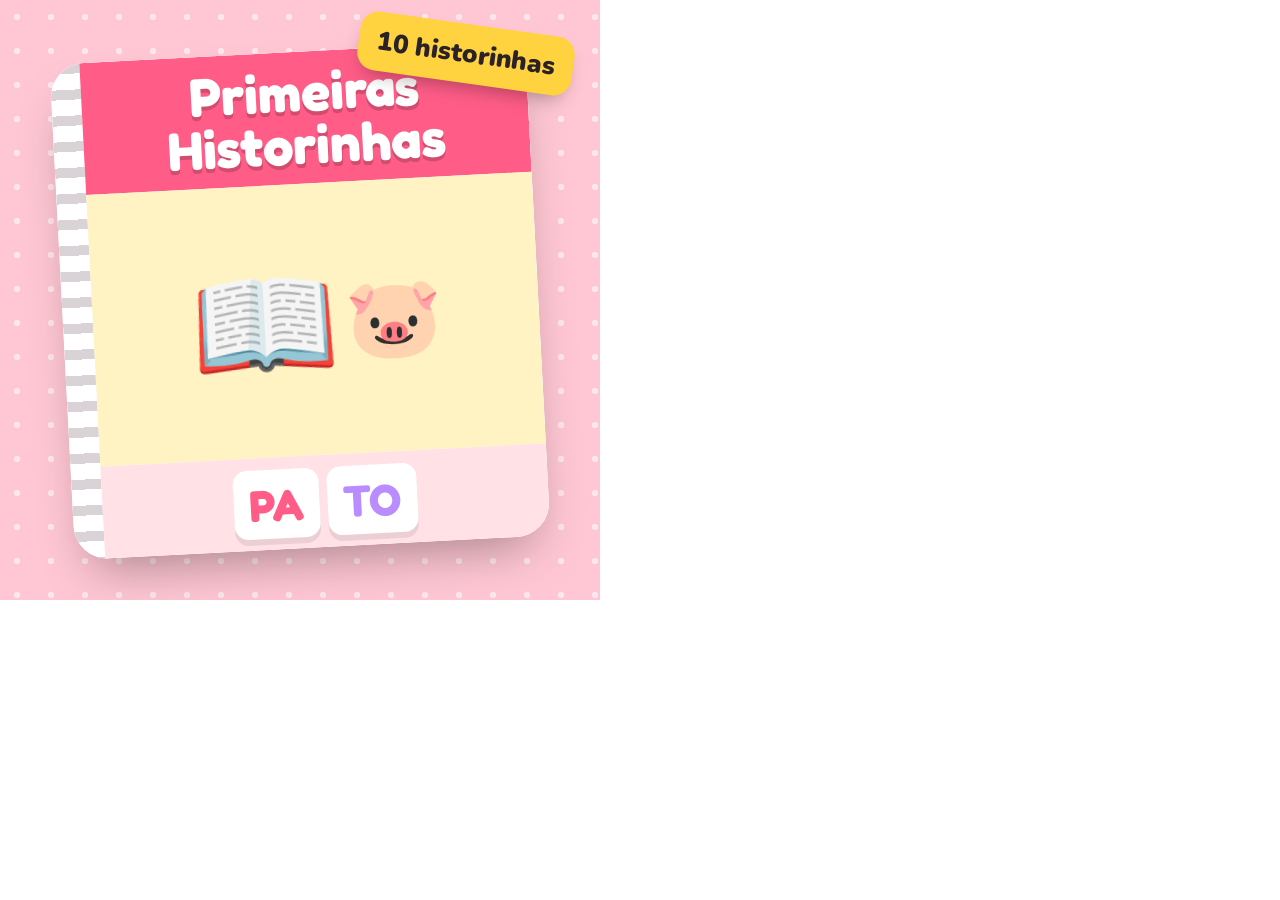
<file: order-bumps/capas.html>
<!DOCTYPE html>
<html lang="pt-BR">
<head>
<meta charset="utf-8">
<title>Capas dos order bumps</title>
<link rel="stylesheet" href="https://fonts.googleapis.com/css2?family=Fredoka:wght@600;700&family=Nunito:wght@800;900&display=swap">
<style>
/* Abra com #1 a #5 no fim do endereço para ver/capturar cada capa (600x600). */
*{box-sizing:border-box;margin:0}
html,body{width:600px;height:600px;overflow:hidden;background:#fff}
.cover{display:none;width:600px;height:600px;position:relative;overflow:hidden;font-family:Fredoka,Nunito,sans-serif;color:#2a2226}
.cover.on{display:block}
.bgdots{position:absolute;inset:0;background-image:radial-gradient(rgba(255,255,255,.55) 3px,transparent 3.5px);background-size:34px 34px}
.book{position:absolute;left:62px;top:52px;width:476px;height:496px;border-radius:34px;background:#fff;box-shadow:0 26px 50px -18px rgba(0,0,0,.35),inset 0 0 0 10px rgba(255,255,255,.9);transform:rotate(-3deg);overflow:hidden}
.spine{position:absolute;left:0;top:0;bottom:0;width:30px;background:repeating-linear-gradient(180deg,#d9d2d6 0 10px,transparent 10px 26px)}
.top{position:absolute;left:30px;right:0;top:0;height:132px;display:flex;align-items:center;justify-content:center;padding:0 28px;text-align:center}
.top h1{font-size:54px;line-height:.98;font-weight:700;color:#fff;text-shadow:0 4px 0 rgba(0,0,0,.18)}
.art{position:absolute;left:30px;right:0;top:132px;bottom:92px;display:flex;align-items:center;justify-content:center;gap:6px;font-size:120px;line-height:1}
.art .sm{font-size:78px}
.bottom{position:absolute;left:30px;right:0;bottom:0;height:92px;display:flex;align-items:center;justify-content:center;font-family:Nunito,sans-serif;font-weight:900;font-size:30px;letter-spacing:.02em}
.tag{position:absolute;right:26px;top:24px;z-index:3;background:#ffd23f;color:#2a2226;font-family:Nunito,sans-serif;font-weight:900;font-size:26px;padding:12px 18px;border-radius:18px;transform:rotate(8deg);box-shadow:0 10px 20px -8px rgba(0,0,0,.35)}
.chip{display:inline-block;padding:8px 16px;border-radius:14px;background:#fff;margin:0 4px;font-family:Fredoka,sans-serif;font-weight:700;font-size:44px;box-shadow:0 6px 0 rgba(0,0,0,.08)}
</style>
</head>
<body>

<!-- 1. Livro de Leitura Silábica -->
<div class="cover" id="c1" style="background:#ffc7d4">
  <div class="bgdots"></div><span class="tag">10 historinhas</span>
  <div class="book"><div class="spine"></div>
    <div class="top" style="background:#ff5d87"><h1>Primeiras Historinhas</h1></div>
    <div class="art" style="background:#fff3c4"><span>📖</span><span class="sm">🐷</span></div>
    <div class="bottom" style="background:#ffe1e6;color:#b8264a"><span class="chip" style="color:#ff5d87">PA</span><span class="chip" style="color:#b98cff">TO</span></div>
  </div>
</div>

<!-- 2. Grafismo Fonético -->
<div class="cover" id="c2" style="background:#cdeedd">
  <div class="bgdots"></div><span class="tag">+120 traçados</span>
  <div class="book"><div class="spine"></div>
    <div class="top" style="background:#1f9d74"><h1>Grafismo Fonético</h1></div>
    <div class="art" style="background:#eafaf2"><span>✏️</span><span class="sm">〰️</span></div>
    <div class="bottom" style="background:#d9f5e8;color:#13704f">MÃOZINHA PRONTA</div>
  </div>
</div>

<!-- 3. Interpretação de Texto -->
<div class="cover" id="c3" style="background:#d6e9ff">
  <div class="bgdots"></div><span class="tag">+267 atividades</span>
  <div class="book"><div class="spine"></div>
    <div class="top" style="background:#3d8ee6"><h1>Ler e Entender</h1></div>
    <div class="art" style="background:#eef6ff"><span>💭</span><span class="sm">📝</span></div>
    <div class="bottom" style="background:#d8eeff;color:#1d5fa8">INTERPRETAÇÃO</div>
  </div>
</div>

<!-- 4. Matemática -->
<div class="cover" id="c4" style="background:#ffe0b8">
  <div class="bgdots"></div><span class="tag">0 a 100</span>
  <div class="book"><div class="spine"></div>
    <div class="top" style="background:#f08a24"><h1>Matemática Divertida</h1></div>
    <div class="art" style="background:#fff6e8"><span class="chip" style="font-size:70px;color:#f08a24">1+2</span><span>🍎</span></div>
    <div class="bottom" style="background:#ffe9cf;color:#a85a0c">CONTAR BRINCANDO</div>
  </div>
</div>

<!-- 5. Inclusão -->
<div class="cover" id="c5" style="background:#e3d6fa">
  <div class="bgdots"></div><span class="tag">passo a passo</span>
  <div class="book"><div class="spine"></div>
    <div class="top" style="background:#8b5fd6"><h1>Atividades Adaptadas</h1></div>
    <div class="art" style="background:#f5efff"><span>🧩</span><span class="sm">💜</span></div>
    <div class="bottom" style="background:#efe3fd;color:#5b3a8c">TEA · TDAH · INCLUSÃO</div>
  </div>
</div>

<script>
function show(){var n=(location.hash||"#1").slice(1);document.querySelectorAll(".cover").forEach(function(c){c.classList.toggle("on",c.id==="c"+n)})}
addEventListener("hashchange",show);show();
</script>
</body>
</html>
</file>
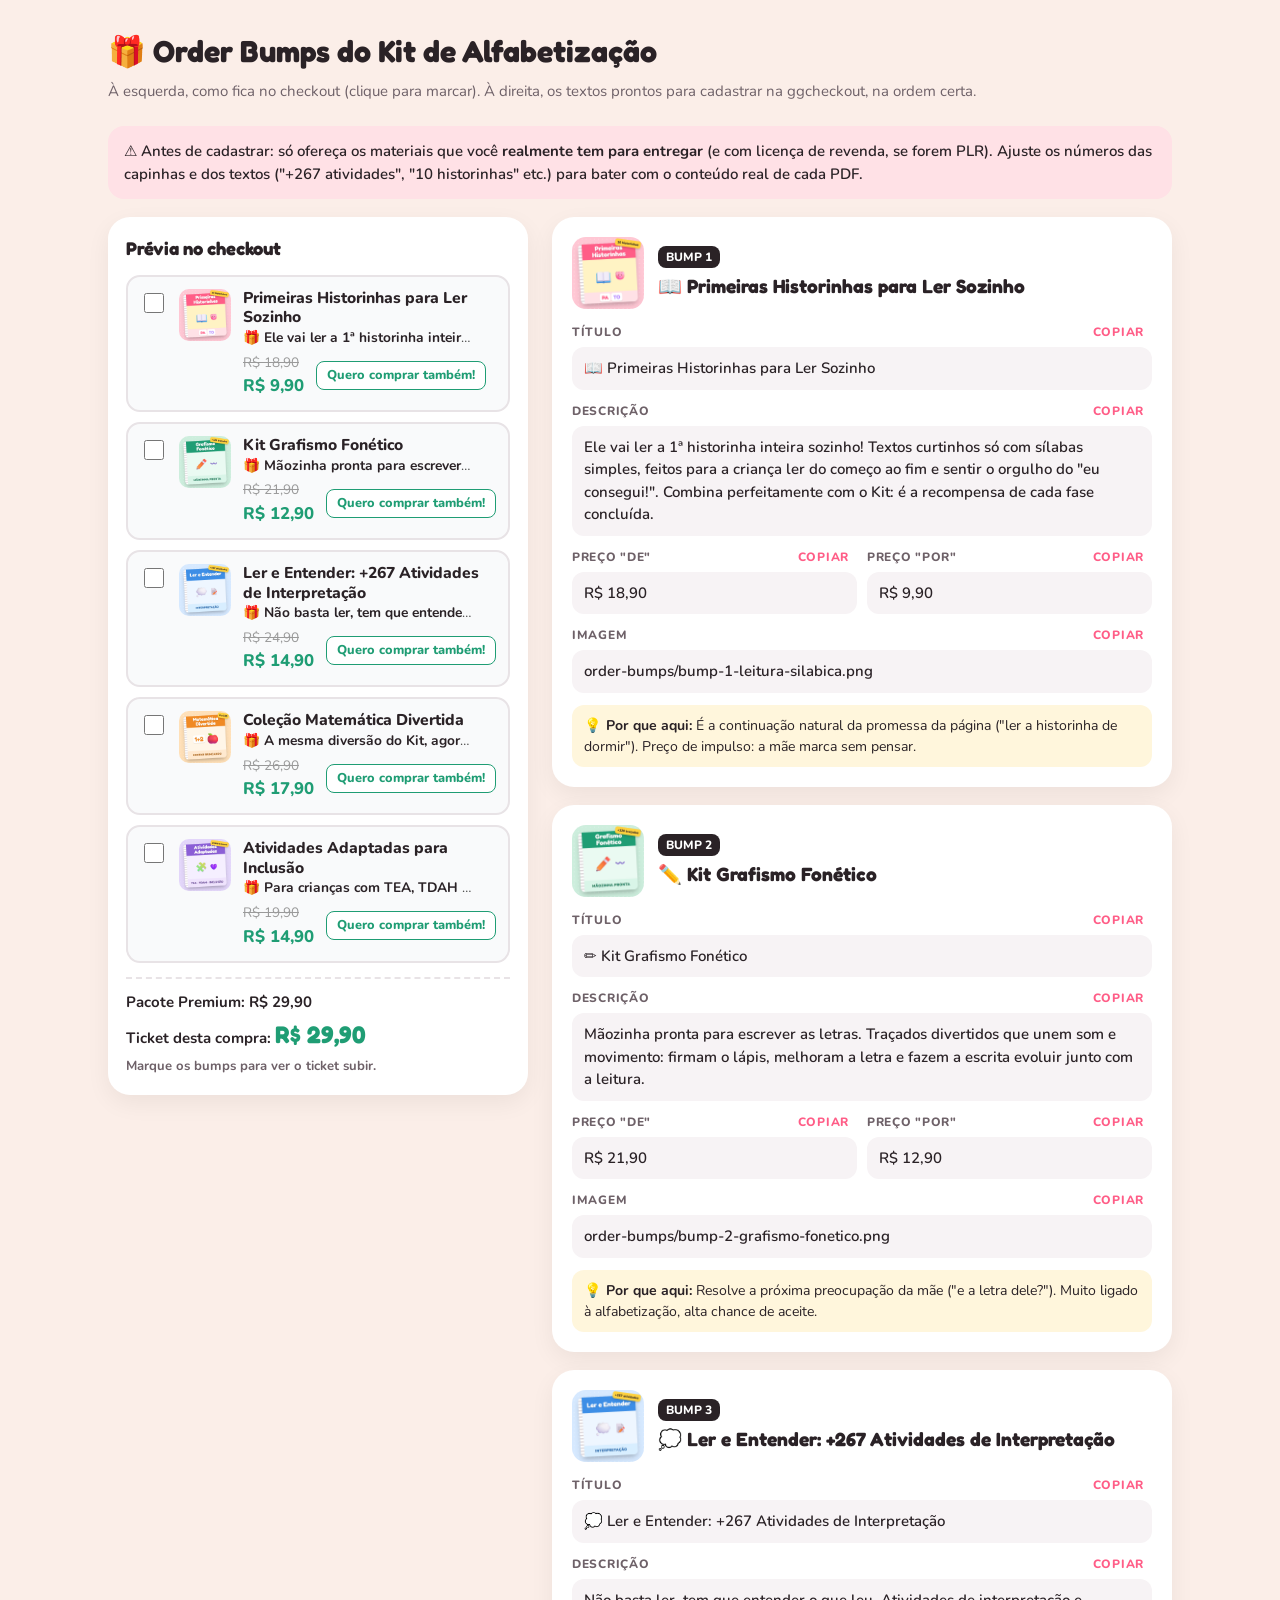
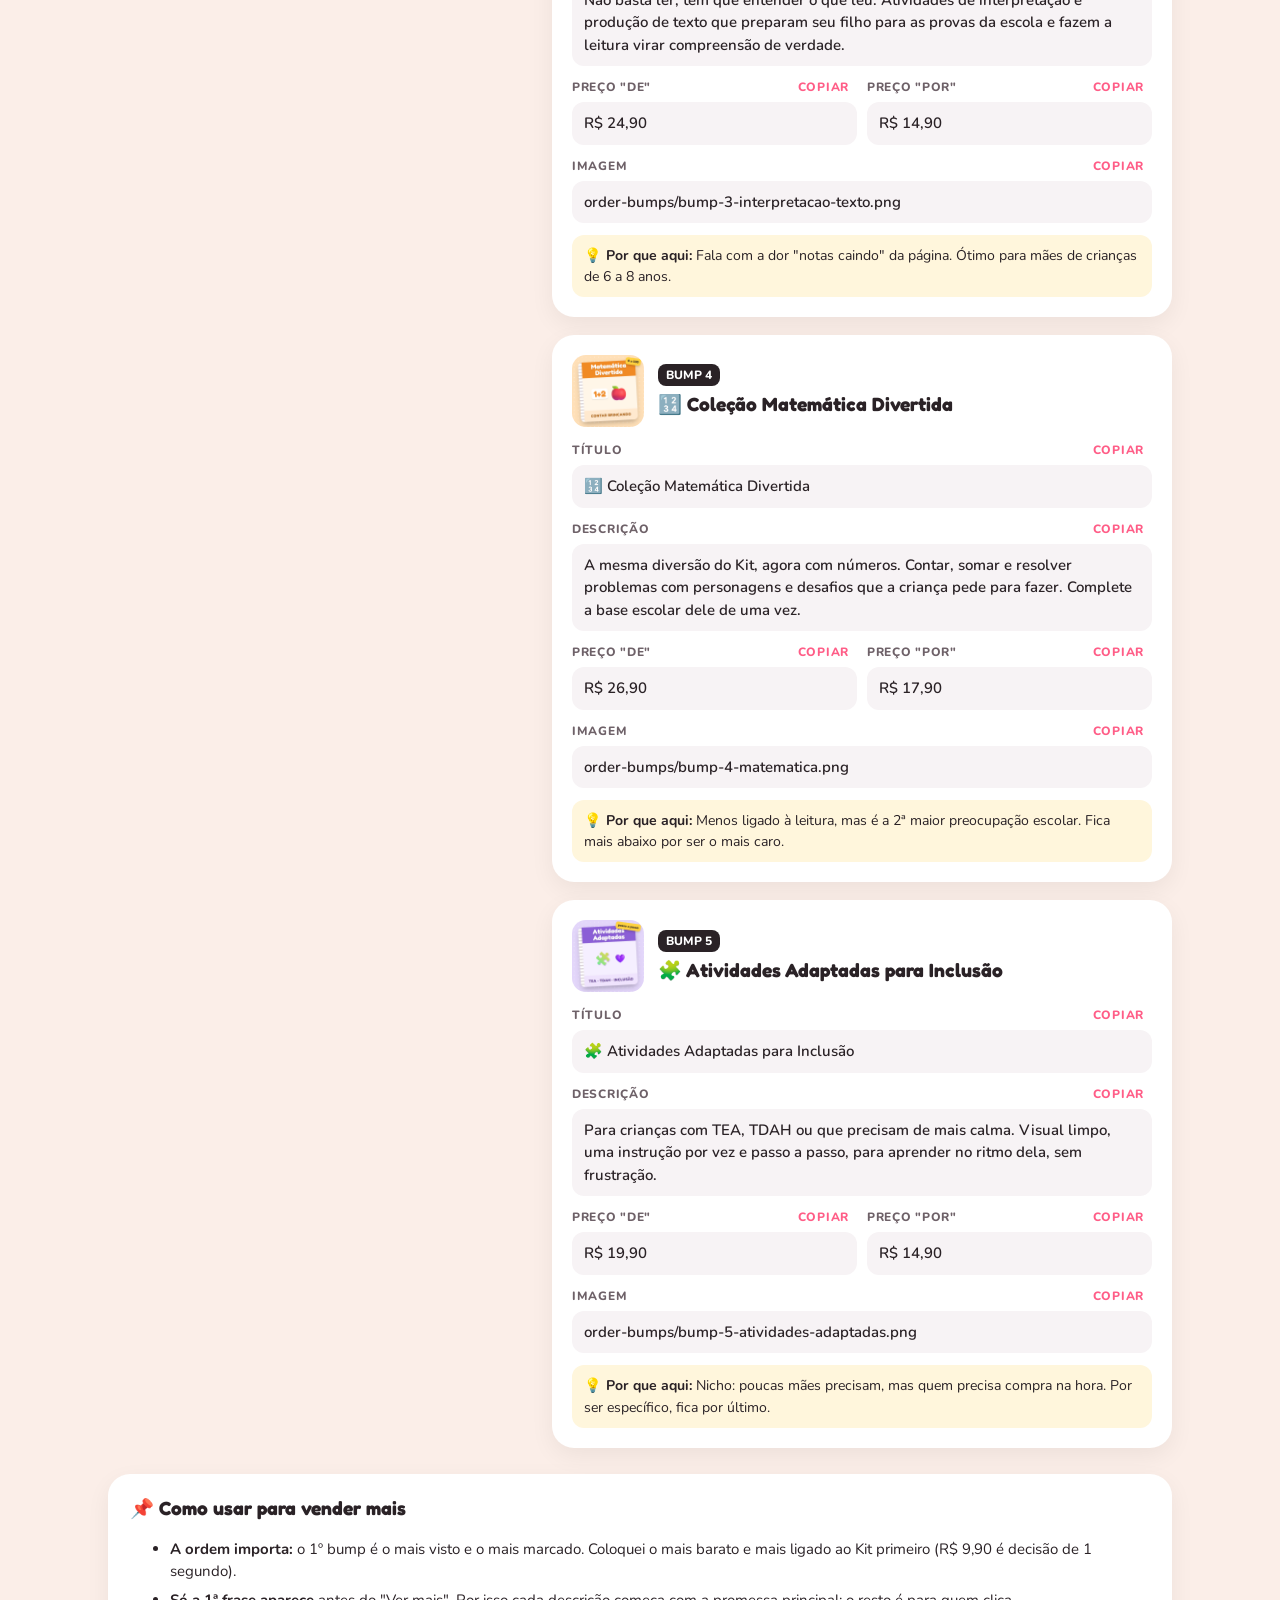
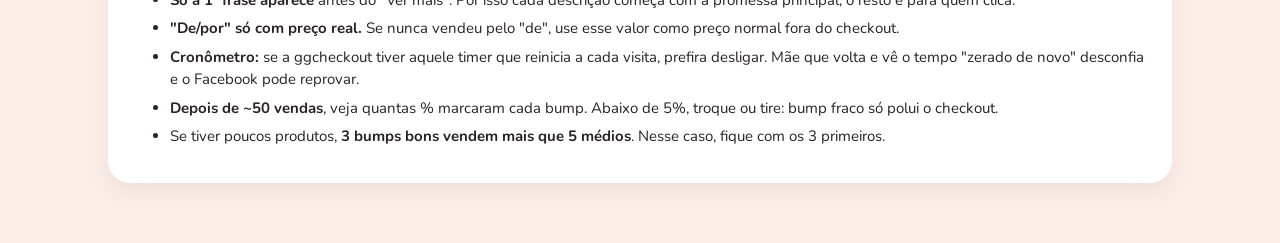
<file: order-bumps/order-bumps.html>
<!DOCTYPE html>
<html lang="pt-BR">
<head>
<meta charset="utf-8">
<meta name="viewport" content="width=device-width, initial-scale=1">
<title>Order Bumps — Kit de Alfabetização</title>
<link rel="stylesheet" href="https://fonts.googleapis.com/css2?family=Fredoka:wght@600;700&family=Nunito:wght@400;600;700;800&display=swap">
<style>
:root{--bg:#fbeee8;--ink:#2a2226;--muted:#6e6168;--green:#1f9d74;--pink:#ff5d87;--border:#e8e3e6;--card:#fff}
*{box-sizing:border-box}
body{margin:0;background:var(--bg);color:var(--ink);font-family:Nunito,system-ui,sans-serif;font-size:15px;line-height:1.5}
.wrap{max-width:1100px;margin:0 auto;padding:28px 18px 60px}
h1,h2{font-family:Fredoka,Nunito,sans-serif;margin:0}
h1{font-size:1.9rem}
.sub{color:var(--muted);margin:6px 0 24px}
.grid{display:grid;gap:24px;grid-template-columns:1fr}
@media(min-width:960px){.grid{grid-template-columns:420px 1fr}}
.panel{background:#fff;border-radius:22px;padding:18px;box-shadow:0 8px 24px rgba(0,0,0,.06)}
.panel h2{font-size:1.15rem;margin-bottom:12px}
/* simulação do checkout */
.sim{position:sticky;top:16px;align-self:start}
.bump{display:flex;gap:12px;border:2px solid var(--border);border-radius:14px;padding:12px;margin-bottom:10px;background:#f9fafb;cursor:pointer;transition:border-color .15s,background .15s}
.bump.on{border-color:var(--green);background:#effaf5}
.bump input{width:20px;height:20px;margin-top:4px;accent-color:var(--green);flex:0 0 auto}
.bump img{width:52px;height:52px;border-radius:10px;flex:0 0 auto}
.bump .t{font-weight:800;font-size:.98rem;line-height:1.25}
.bump .d{font-size:.86rem;color:#4b4b4b;white-space:nowrap;overflow:hidden;text-overflow:ellipsis;max-width:230px}
.bump .d b{color:var(--ink)}
.bump .row{display:flex;align-items:center;gap:12px;margin-top:4px;flex-wrap:wrap}
.bump .old{color:#9a9a9a;text-decoration:line-through;font-size:.85rem;display:block}
.bump .new{color:var(--green);font-weight:800;font-size:1.05rem}
.bump .cta{border:1.5px solid var(--green);color:var(--green);border-radius:8px;padding:4px 10px;font-weight:800;font-size:.8rem;background:#fff}
.bump.on .cta{background:var(--green);color:#fff}
.total{margin-top:14px;border-top:2px dashed var(--border);padding-top:12px;display:grid;gap:4px;font-weight:700}
.total .big{font-family:Fredoka,sans-serif;font-size:1.5rem;color:var(--green)}
.note{font-size:.82rem;color:var(--muted)}
/* fichas para copiar */
.card{background:#fff;border-radius:22px;padding:20px;box-shadow:0 8px 24px rgba(0,0,0,.06);margin-bottom:18px}
.card header{display:flex;gap:14px;align-items:center;margin-bottom:12px}
.card header img{width:72px;height:72px;border-radius:14px}
.card header h2{font-size:1.2rem}
.card header .pos{display:inline-block;background:var(--ink);color:#fff;font-weight:800;font-size:.75rem;border-radius:8px;padding:2px 8px;margin-bottom:4px}
.f{margin-top:10px}
.f label{display:flex;justify-content:space-between;align-items:center;font-size:.75rem;font-weight:800;text-transform:uppercase;letter-spacing:.06em;color:var(--muted);margin-bottom:4px}
.f .val{background:#f7f3f5;border-radius:12px;padding:10px 12px;white-space:pre-wrap;font-weight:600}
.copy{all:unset;cursor:pointer;font-size:.75rem;font-weight:800;color:var(--pink);padding:2px 8px;border-radius:8px}
.copy:hover{background:#ffe1e6}
.copy:focus-visible{outline:2px solid var(--ink)}
.why{margin-top:12px;font-size:.88rem;background:#fff6dc;border-radius:12px;padding:10px 12px}
.prices{display:flex;gap:10px;flex-wrap:wrap}
.prices .f{flex:1 1 140px}
.tips{background:#fff;border-radius:22px;padding:20px 22px;box-shadow:0 8px 24px rgba(0,0,0,.06)}
.tips h2{font-size:1.2rem;margin-bottom:8px}
.tips li{margin:6px 0}
.warn{background:#ffe1e6;border-radius:16px;padding:14px 16px;margin-bottom:18px;font-weight:600}
</style>
</head>
<body>
<div class="wrap">
  <h1>🎁 Order Bumps do Kit de Alfabetização</h1>
  <p class="sub">À esquerda, como fica no checkout (clique para marcar). À direita, os textos prontos para cadastrar na ggcheckout, na ordem certa.</p>

  <div class="warn">⚠️ Antes de cadastrar: só ofereça os materiais que você <b>realmente tem para entregar</b> (e com licença de revenda, se forem PLR). Ajuste os números das capinhas e dos textos ("+267 atividades", "10 historinhas" etc.) para bater com o conteúdo real de cada PDF.</div>

  <div class="grid">
    <div class="sim panel">
      <h2>Prévia no checkout</h2>
      <div id="sim"></div>
      <div class="total">
        <span>Pacote Premium: R$ 29,90</span>
        <span>Ticket desta compra: <span class="big" id="tot">R$ 29,90</span></span>
        <span class="note">Marque os bumps para ver o ticket subir.</span>
      </div>
    </div>
    <div id="cards"></div>
  </div>

  <div class="tips" style="margin-top:8px">
    <h2>📌 Como usar para vender mais</h2>
    <ul>
      <li><b>A ordem importa:</b> o 1º bump é o mais visto e o mais marcado. Coloquei o mais barato e mais ligado ao Kit primeiro (R$ 9,90 é decisão de 1 segundo).</li>
      <li><b>Só a 1ª frase aparece</b> antes do "Ver mais". Por isso cada descrição começa com a promessa principal; o resto é para quem clica.</li>
      <li><b>"De/por" só com preço real.</b> Se nunca vendeu pelo "de", use esse valor como preço normal fora do checkout.</li>
      <li><b>Cronômetro:</b> se a ggcheckout tiver aquele timer que reinicia a cada visita, prefira desligar. Mãe que volta e vê o tempo "zerado de novo" desconfia e o Facebook pode reprovar.</li>
      <li><b>Depois de ~50 vendas</b>, veja quantas % marcaram cada bump. Abaixo de 5%, troque ou tire: bump fraco só polui o checkout.</li>
      <li>Se tiver poucos produtos, <b>3 bumps bons vendem mais que 5 médios</b>. Nesse caso, fique com os 3 primeiros.</li>
    </ul>
  </div>
</div>

<script>
var B=[
 {img:"bump-1-leitura-silabica.png",title:"📖 Primeiras Historinhas para Ler Sozinho",
  desc:"Ele vai ler a 1ª historinha inteira sozinho! Textos curtinhos só com sílabas simples, feitos para a criança ler do começo ao fim e sentir o orgulho do \"eu consegui!\". Combina perfeitamente com o Kit: é a recompensa de cada fase concluída.",
  de:"18,90",por:"9,90",
  why:"É a continuação natural da promessa da página (\"ler a historinha de dormir\"). Preço de impulso: a mãe marca sem pensar."},
 {img:"bump-2-grafismo-fonetico.png",title:"✏️ Kit Grafismo Fonético",
  desc:"Mãozinha pronta para escrever as letras. Traçados divertidos que unem som e movimento: firmam o lápis, melhoram a letra e fazem a escrita evoluir junto com a leitura.",
  de:"21,90",por:"12,90",
  why:"Resolve a próxima preocupação da mãe (\"e a letra dele?\"). Muito ligado à alfabetização, alta chance de aceite."},
 {img:"bump-3-interpretacao-texto.png",title:"💭 Ler e Entender: +267 Atividades de Interpretação",
  desc:"Não basta ler, tem que entender o que leu. Atividades de interpretação e produção de texto que preparam seu filho para as provas da escola e fazem a leitura virar compreensão de verdade.",
  de:"24,90",por:"14,90",
  why:"Fala com a dor \"notas caindo\" da página. Ótimo para mães de crianças de 6 a 8 anos."},
 {img:"bump-4-matematica.png",title:"🔢 Coleção Matemática Divertida",
  desc:"A mesma diversão do Kit, agora com números. Contar, somar e resolver problemas com personagens e desafios que a criança pede para fazer. Complete a base escolar dele de uma vez.",
  de:"26,90",por:"17,90",
  why:"Menos ligado à leitura, mas é a 2ª maior preocupação escolar. Fica mais abaixo por ser o mais caro."},
 {img:"bump-5-atividades-adaptadas.png",title:"🧩 Atividades Adaptadas para Inclusão",
  desc:"Para crianças com TEA, TDAH ou que precisam de mais calma. Visual limpo, uma instrução por vez e passo a passo, para aprender no ritmo dela, sem frustração.",
  de:"19,90",por:"14,90",
  why:"Nicho: poucas mães precisam, mas quem precisa compra na hora. Por ser específico, fica por último."}
];
function n(v){return +v.replace(",",".")}
function brl(v){return "R$ "+v.toFixed(2).replace(".",",")}
var sim=document.getElementById("sim"),cards=document.getElementById("cards"),tot=document.getElementById("tot");
B.forEach(function(b,i){
  var el=document.createElement("label");el.className="bump";
  el.innerHTML='<input type="checkbox"><img src="'+b.img+'" alt=""><div><div class="t">'+b.title.replace(/^\S+\s/,"")+'</div><div class="d">🎁 <b>'+b.desc.split(/[.!]/)[0]+'</b>…</div><div class="row"><div><span class="old">R$ '+b.de+'</span><span class="new">R$ '+b.por+'</span></div><span class="cta">Quero comprar também!</span></div></div>';
  el.querySelector("input").addEventListener("change",function(e){el.classList.toggle("on",e.target.checked);calc()});
  sim.appendChild(el);
  var c=document.createElement("div");c.className="card";
  c.innerHTML='<header><img src="'+b.img+'" alt=""><div><span class="pos">BUMP '+(i+1)+'</span><h2>'+b.title+'</h2></div></header>'+
   f("Título",b.title)+f("Descrição",b.desc)+'<div class="prices">'+f("Preço \"de\"","R$ "+b.de)+f("Preço \"por\"","R$ "+b.por)+'</div>'+
   f("Imagem","order-bumps/"+b.img)+'<div class="why">💡 <b>Por que aqui:</b> '+b.why+'</div>';
  cards.appendChild(c);
});
function f(l,v){return '<div class="f"><label>'+l+'<button class="copy" type="button">copiar</button></label><div class="val">'+v.replace(/</g,"&lt;")+'</div></div>'}
cards.addEventListener("click",function(e){var b=e.target.closest(".copy");if(!b)return;var v=b.closest(".f").querySelector(".val").textContent;
  function ok(){b.textContent="copiado ✓";setTimeout(function(){b.textContent="copiar"},1400)}
  if(navigator.clipboard&&navigator.clipboard.writeText){navigator.clipboard.writeText(v).then(ok,fallback)}else fallback();
  function fallback(){var t=document.createElement("textarea");t.value=v;document.body.appendChild(t);t.select();try{document.execCommand("copy");ok()}catch(x){}t.remove()}
});
function calc(){var s=29.9;sim.querySelectorAll(".bump").forEach(function(el,i){if(el.querySelector("input").checked)s+=n(B[i].por)});tot.textContent=brl(s)}
</script>
</body>
</html>
</file>
